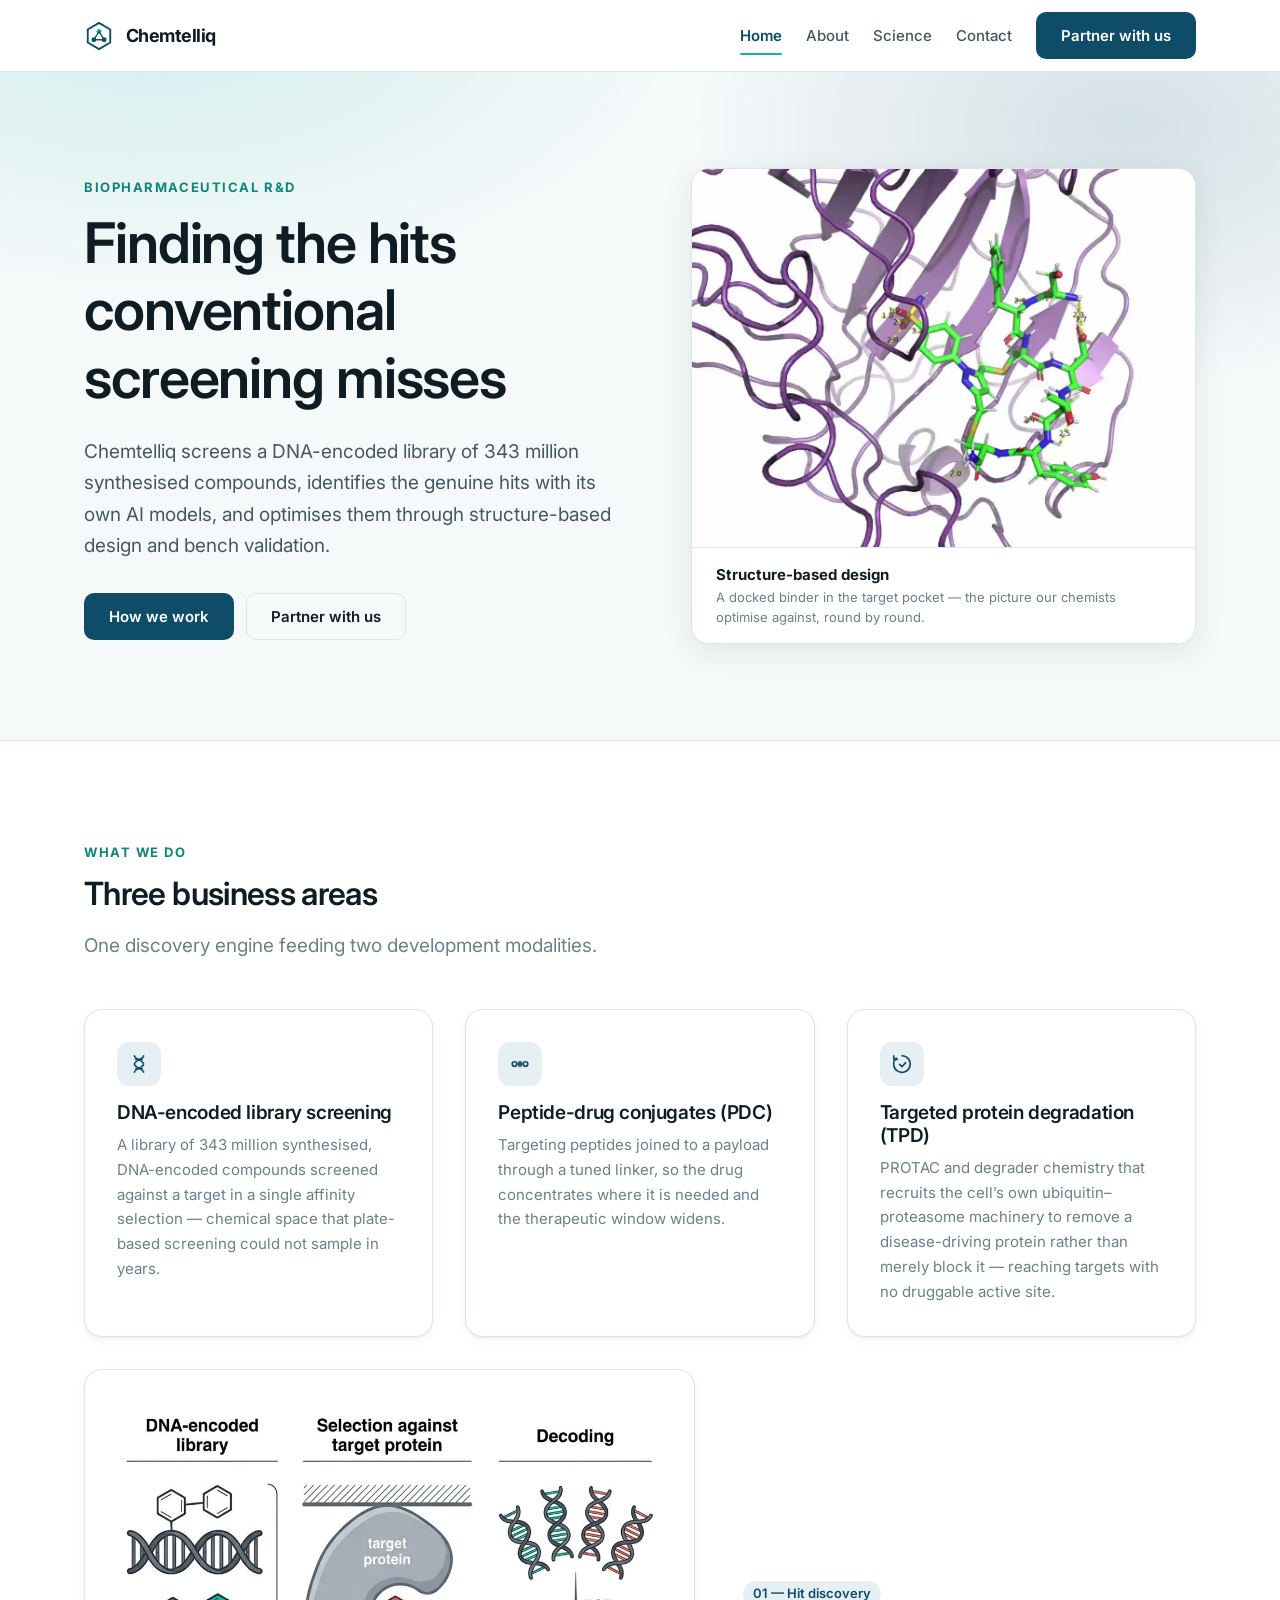
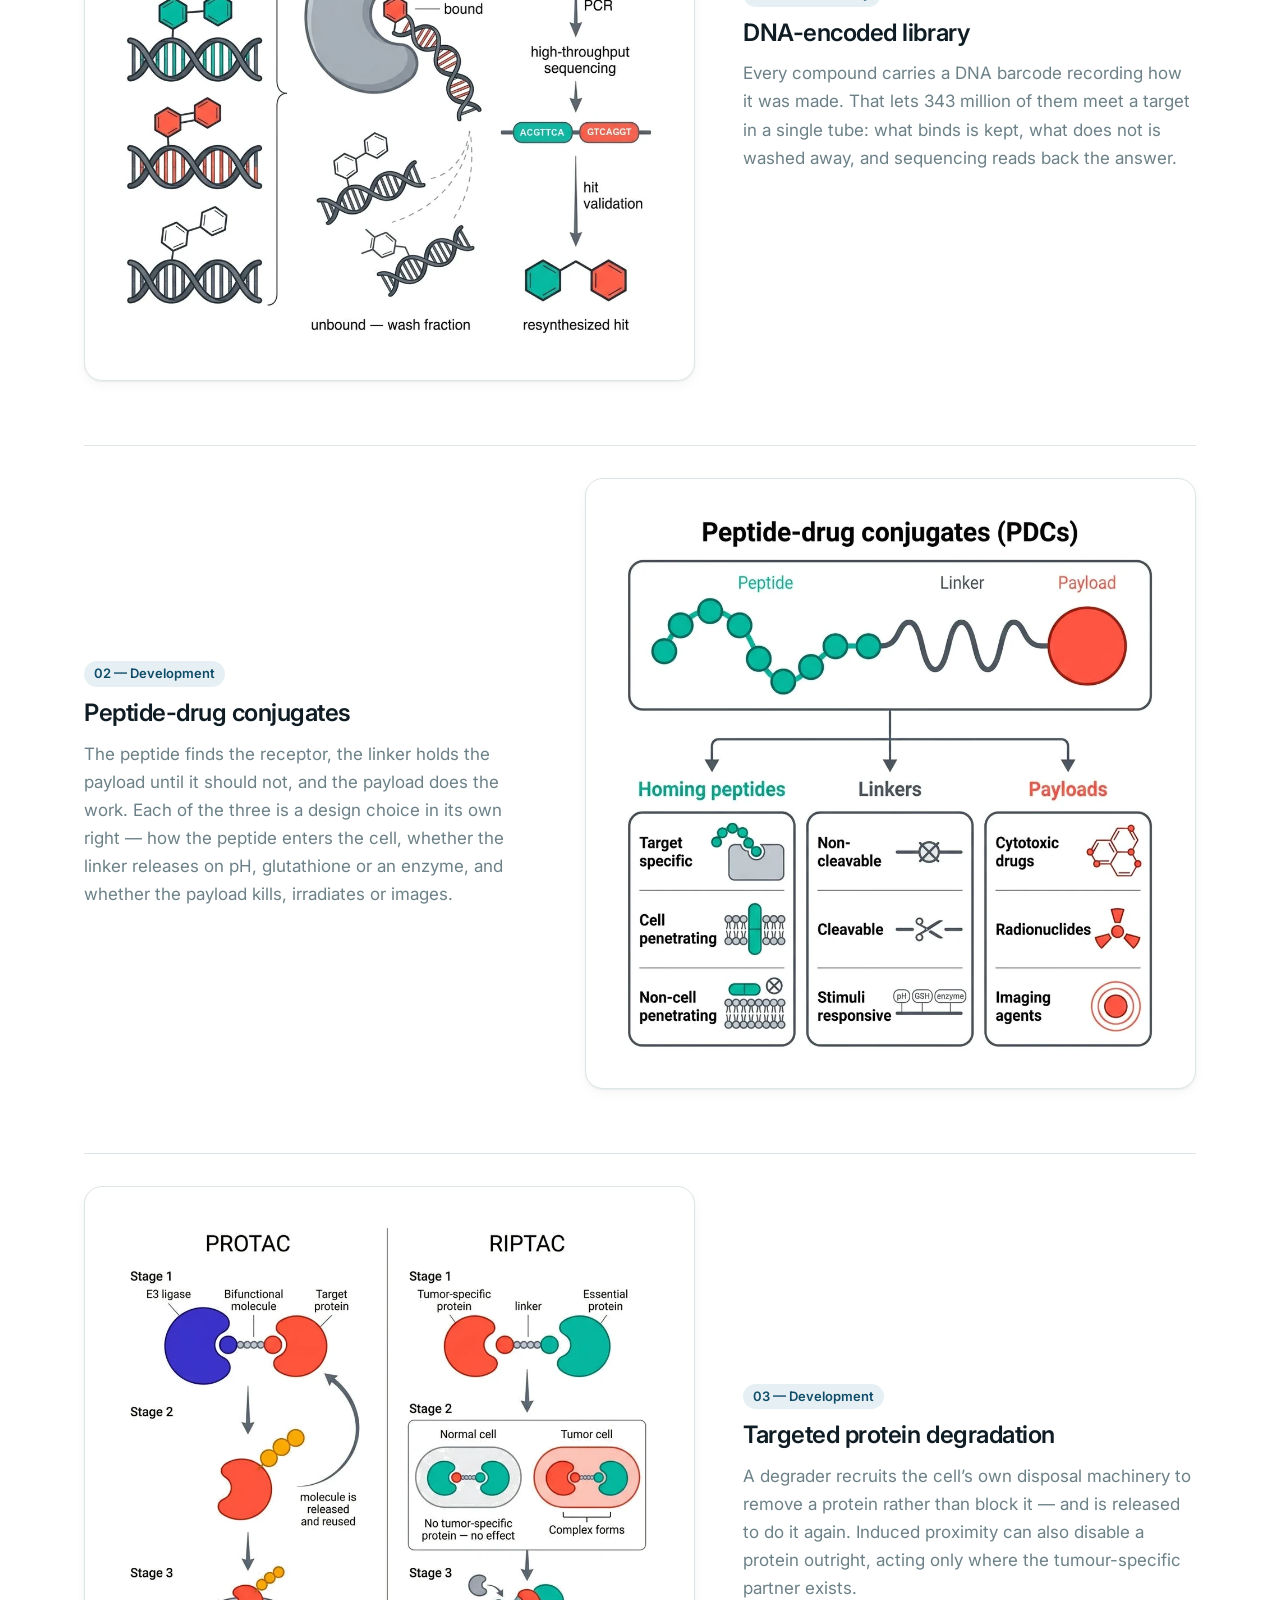
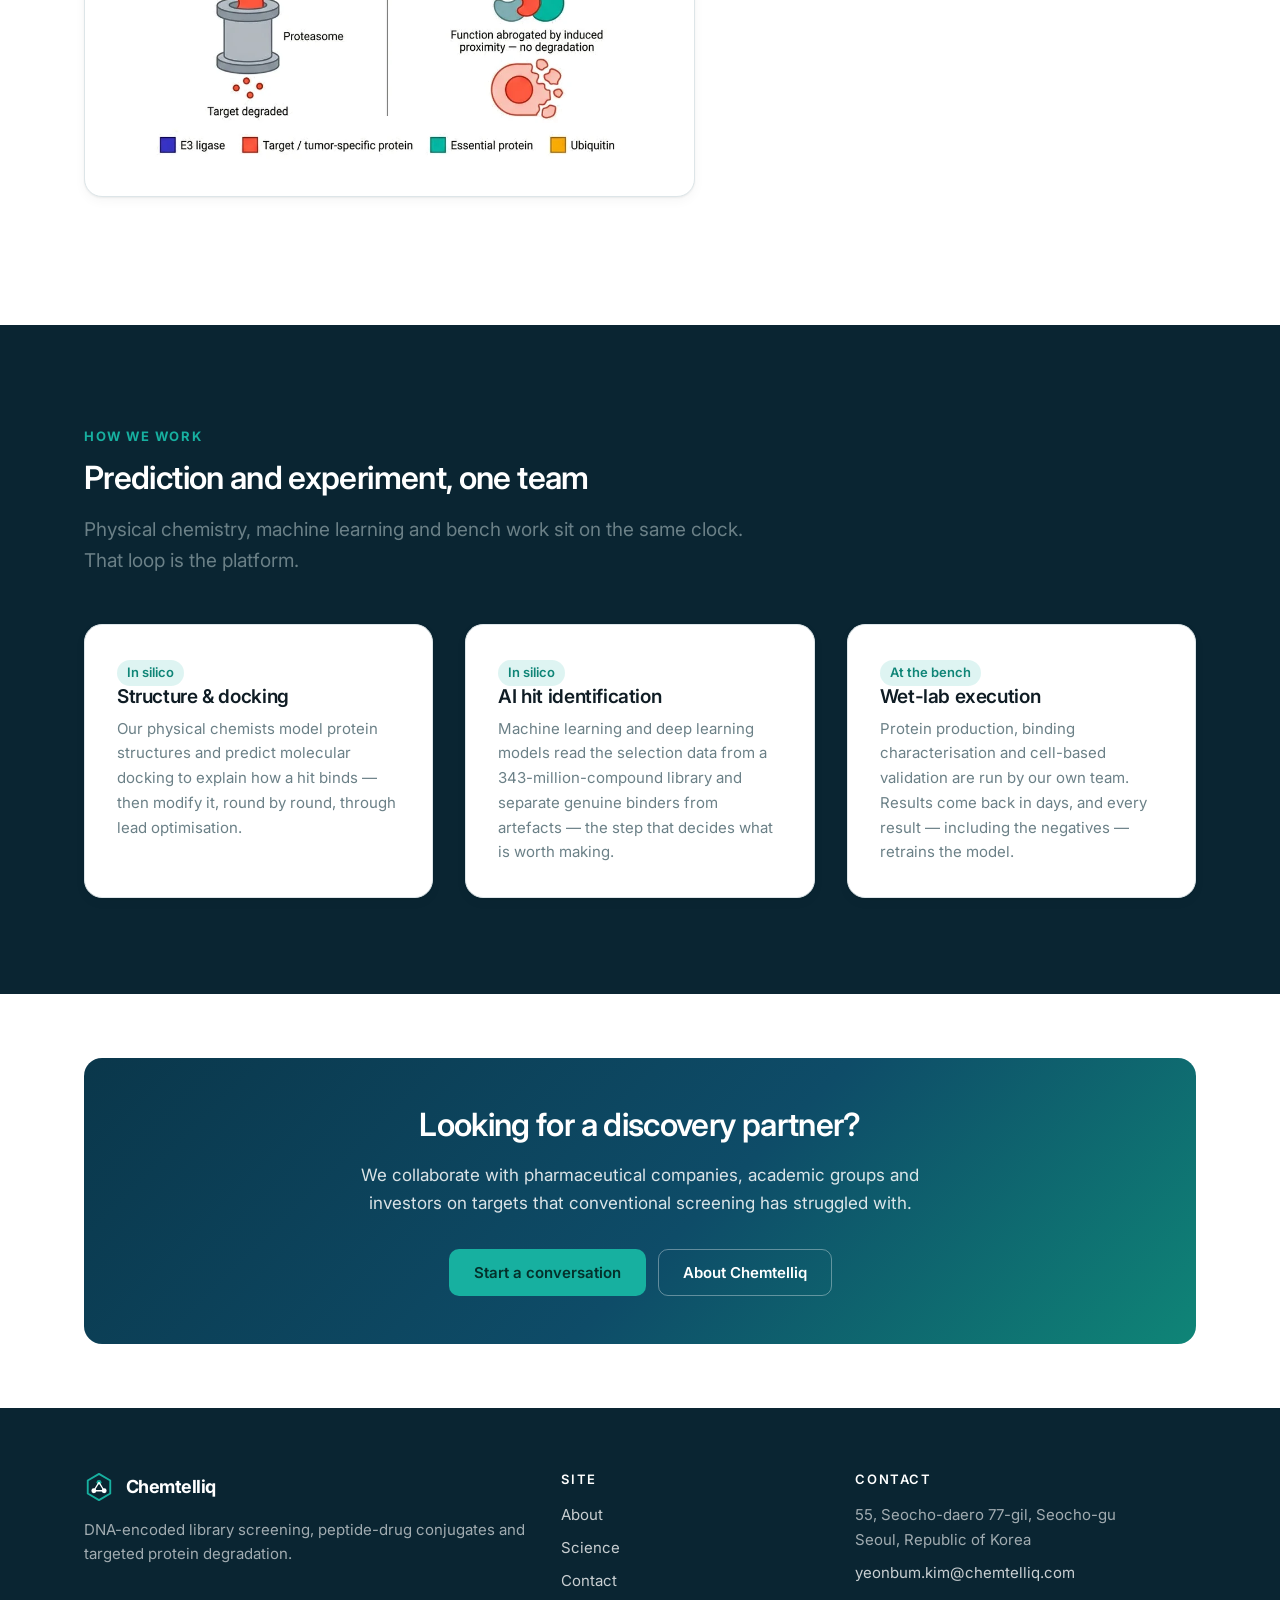
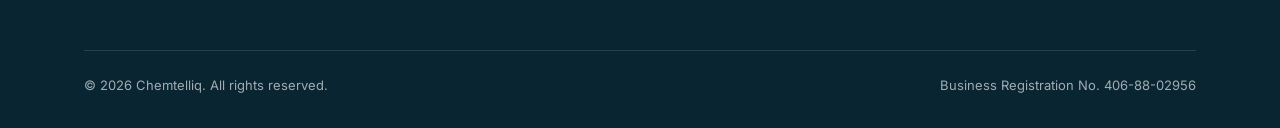
<file: index.html>
<!doctype html>
<html lang="en">
<head>
<meta charset="utf-8">
<meta name="viewport" content="width=device-width, initial-scale=1">
<title>Chemtelliq — DNA-encoded library screening and targeted therapeutics</title>
<meta name="description" content="Chemtelliq is a biopharmaceutical R&amp;D company in Seoul discovering hits through DNA-encoded library screening and developing peptide-drug conjugates and targeted protein degraders.">
<link rel="canonical" href="https://www.chemtelliq.com/">
<meta property="og:title" content="Chemtelliq — DNA-encoded library screening and targeted therapeutics">
<meta property="og:description" content="Chemtelliq is a biopharmaceutical R&amp;D company in Seoul discovering hits through DNA-encoded library screening and developing peptide-drug conjugates and targeted protein degraders.">
<meta property="og:type" content="website">
<meta property="og:url" content="https://www.chemtelliq.com/">
<link rel="icon" href="/assets/img/favicon.svg" type="image/svg+xml">
<link rel="preconnect" href="https://fonts.googleapis.com">
<link rel="preconnect" href="https://fonts.gstatic.com" crossorigin>
<link href="https://fonts.googleapis.com/css2?family=Inter:wght@400;500;600;700&display=swap" rel="stylesheet">
<link rel="stylesheet" href="/assets/css/main.css">
</head>
<body>
<a class="skip-link" href="#main">Skip to content</a>

<!-- ===== Header ===== -->
<header class="site-header">
  <div class="container">
    <a class="brand" href="/">
      <svg class="brand__mark" viewBox="0 0 32 32" aria-hidden="true">
        <path d="M16 2 28 9v14L16 30 4 23V9z" fill="none" stroke="#0e4c68" stroke-width="2" stroke-linejoin="round"/>
        <circle cx="16" cy="11" r="2.6" fill="#17b0a0"/>
        <circle cx="10.5" cy="20" r="2.6" fill="#0e4c68"/>
        <circle cx="21.5" cy="20" r="2.6" fill="#0e4c68"/>
        <path d="M16 11 10.5 20M16 11l5.5 9M10.5 20h11" stroke="#0e4c68" stroke-width="1.4"/>
      </svg>
      Chemtelliq
    </a>

    <button class="nav-toggle" data-nav-toggle type="button" aria-expanded="false" aria-controls="site-nav" aria-label="Toggle navigation">
      <span class="nav-toggle__bars"></span>
    </button>

    <nav class="nav" id="site-nav" data-nav aria-label="Main">
      <ul class="nav__list">
        <li><a class="nav__link" href="/" aria-current="page">Home</a></li>
        <li><a class="nav__link" href="/about/">About</a></li>
        <li><a class="nav__link" href="/science/">Science</a></li>
        <li><a class="nav__link" href="/contact/">Contact</a></li>
      </ul>
      <a class="btn btn--primary" href="/contact/">Partner with us</a>
    </nav>
  </div>
</header>

<main id="main">

  <!-- ===== Hero ===== -->
  <section class="hero">
    <div class="container hero__inner">
      <div>
        <span class="eyebrow">Biopharmaceutical R&amp;D</span>
        <!-- TODO (2-1): headline is a DRAFT - please confirm or rewrite -->
        <h1>Finding the hits conventional screening misses</h1>
        <!-- TODO (2-2): lead paragraph is a DRAFT -->
        <p class="hero__lead">
          Chemtelliq screens a DNA-encoded library of 343 million synthesised compounds,
          identifies the genuine hits with its own AI models, and optimises them through
          structure-based design and bench validation.
        </p>
        <div class="btn-row">
          <a class="btn btn--primary" href="/science/">How we work</a>
          <a class="btn btn--ghost" href="/contact/">Partner with us</a>
        </div>
      </div>

      <figure class="media-figure" data-reveal>
        <video
          poster="/assets/video/docking-1-poster.jpg"
          src="/assets/video/docking-1.mp4"
          autoplay muted loop playsinline preload="metadata"
          aria-label="A ligand bound in the pocket of a target protein, rotating slowly.
                      The protein backbone is drawn as a purple ribbon and the ligand as
                      green sticks, with predicted hydrogen-bond distances labelled."></video>
        <button class="media-toggle" type="button" data-media-toggle
                aria-pressed="false" aria-label="Pause animation">
          <svg class="icon-pause" viewBox="0 0 12 14" fill="currentColor" aria-hidden="true"><rect x="0" y="0" width="4" height="14" rx="1"/><rect x="8" y="0" width="4" height="14" rx="1"/></svg>
          <svg class="icon-play" viewBox="0 0 12 14" fill="currentColor" aria-hidden="true"><path d="M0 1.2v11.6a1 1 0 0 0 1.5.87l9.6-5.8a1 1 0 0 0 0-1.74L1.5.33A1 1 0 0 0 0 1.2z"/></svg>
        </button>
        <figcaption>
          <strong>Structure-based design</strong>
          A docked binder in the target pocket &mdash; the picture our chemists optimise
          against, round by round.
        </figcaption>
      </figure>
    </div>
  </section>

  <!-- ===== Capabilities ===== -->
  <section class="section">
    <div class="container">
      <div class="section-head" data-reveal>
        <span class="eyebrow">What we do</span>
        <h2>Three business areas</h2>
        <p>One discovery engine feeding two development modalities.</p>
      </div>

      <div class="grid grid--3">
        <article class="card card--link" data-reveal>
          <span class="card__icon" aria-hidden="true">
            <svg width="22" height="22" viewBox="0 0 24 24" fill="none" stroke="currentColor" stroke-width="1.8" stroke-linecap="round" stroke-linejoin="round">
              <path d="M7 3c0 4 10 5 10 9s-10 5-10 9"/><path d="M17 3c0 4-10 5-10 9s10 5 10 9"/><path d="M8.5 7h7M8.5 17h7"/>
            </svg>
          </span>
          <h3>DNA-encoded library screening</h3>
          <p>A library of 343 million synthesised, DNA-encoded compounds screened against a target in a single affinity selection &mdash; chemical space that plate-based screening could not sample in years.</p>
        </article>
        <article class="card card--link" data-reveal>
          <span class="card__icon" aria-hidden="true">
            <svg width="22" height="22" viewBox="0 0 24 24" fill="none" stroke="currentColor" stroke-width="1.8" stroke-linecap="round" stroke-linejoin="round">
              <circle cx="6" cy="12" r="2.5"/><circle cx="18" cy="12" r="2.5"/><path d="M8.5 12h7"/><path d="M11 9.5v5M13 9.5v5"/>
            </svg>
          </span>
          <h3>Peptide-drug conjugates (PDC)</h3>
          <p>Targeting peptides joined to a payload through a tuned linker, so the drug concentrates where it is needed and the therapeutic window widens.</p>
        </article>
        <article class="card card--link" data-reveal>
          <span class="card__icon" aria-hidden="true">
            <svg width="22" height="22" viewBox="0 0 24 24" fill="none" stroke="currentColor" stroke-width="1.8" stroke-linecap="round" stroke-linejoin="round">
              <path d="M12 3a9 9 0 1 1-6.4 2.6"/><path d="M3 3v4h4"/><path d="M9.5 12.5 12 15l4-4.5"/>
            </svg>
          </span>
          <h3>Targeted protein degradation (TPD)</h3>
          <p>PROTAC and degrader chemistry that recruits the cell&rsquo;s own ubiquitin&ndash;proteasome machinery to remove a disease-driving protein rather than merely block it &mdash; reaching targets with no druggable active site.</p>
        </article>
      </div>

      <div class="explainer mt-8">

        <figure class="explainer__row" data-reveal>
          <div class="explainer__media">
            <img src="/assets/img/del-workflow.webp" width="1000" height="1000" loading="lazy" decoding="async"
                 alt="Three stages side by side. DNA-encoded library: small molecules
                      each attached to a DNA double helix that encodes their structure.
                      Selection against target protein: the library is washed over an
                      immobilised target; one compound stays bound while the rest leave
                      in the wash fraction. Decoding: the bound compounds' DNA tags are
                      amplified by PCR, read by high-throughput sequencing, and the hit
                      is resynthesised without its tag for validation.">
          </div>
          <figcaption class="explainer__body">
            <span class="tag">01 &mdash; Hit discovery</span>
            <h3>DNA-encoded library</h3>
            <p>Every compound carries a DNA barcode recording how it was made. That lets
               343 million of them meet a target in a single tube: what binds is kept,
               what does not is washed away, and sequencing reads back the answer.</p>
          </figcaption>
        </figure>

        <figure class="explainer__row explainer__row--flip" data-reveal>
          <div class="explainer__media">
            <img src="/assets/img/pdc-structure.webp" width="1000" height="1000" loading="lazy" decoding="async"
                 alt="A peptide-drug conjugate broken into three parts: a chain of linked
                      beads labelled Peptide, a coiled Linker, and a filled circle
                      labelled Payload. Below, each part is expanded. Homing peptides:
                      target specific, cell penetrating, non-cell penetrating. Linkers:
                      non-cleavable, cleavable, stimuli responsive to pH, GSH or enzymes.
                      Payloads: cytotoxic drugs, radionuclides, imaging agents.">
          </div>
          <figcaption class="explainer__body">
            <span class="tag">02 &mdash; Development</span>
            <h3>Peptide-drug conjugates</h3>
            <p>The peptide finds the receptor, the linker holds the payload until it
               should not, and the payload does the work. Each of the three is a design
               choice in its own right &mdash; how the peptide enters the cell, whether
               the linker releases on pH, glutathione or an enzyme, and whether the
               payload kills, irradiates or images.</p>
          </figcaption>
        </figure>

        <figure class="explainer__row" data-reveal>
          <div class="explainer__media">
            <img src="/assets/img/tpd-protac-riptac.webp" width="1000" height="1000" loading="lazy" decoding="async"
                 alt="Two approaches side by side. PROTAC: a bifunctional molecule brings
                      an E3 ligase and the target protein together, the target is
                      ubiquitinated and destroyed by the proteasome, and the molecule is
                      released and reused. RIPTAC: a linker holds a tumour-specific
                      protein against an essential protein; in a normal cell the
                      tumour-specific protein is absent so nothing happens, while in a
                      tumour cell the complex forms and the essential protein's function
                      is abrogated by induced proximity, without degradation.">
          </div>
          <figcaption class="explainer__body">
            <span class="tag">03 &mdash; Development</span>
            <h3>Targeted protein degradation</h3>
            <p>A degrader recruits the cell&rsquo;s own disposal machinery to remove a
               protein rather than block it &mdash; and is released to do it again.
               Induced proximity can also disable a protein outright, acting only where
               the tumour-specific partner exists.</p>
          </figcaption>
        </figure>

      </div>
    </div>
  </section>

  <!-- ===== How we work: in silico + at the bench ===== -->
  <section class="section section--dark">
    <div class="container">
      <div class="section-head" data-reveal>
        <span class="eyebrow">How we work</span>
        <h2>Prediction and experiment, one team</h2>
        <p>Physical chemistry, machine learning and bench work sit on the same clock.
           That loop is the platform.</p>
      </div>

      <div class="grid grid--3">
        <article class="card" data-reveal>
          <span class="tag tag--accent">In silico</span>
          <h3>Structure &amp; docking</h3>
          <p>Our physical chemists model protein structures and predict molecular
             docking to explain how a hit binds &mdash; then modify it, round by round,
             through lead optimisation.</p>
        </article>

        <article class="card" data-reveal>
          <span class="tag tag--accent">In silico</span>
          <h3>AI hit identification</h3>
          <p>Machine learning and deep learning models read the selection data from a
             343-million-compound library and separate genuine binders from artefacts
             &mdash; the step that decides what is worth making.</p>
        </article>

        <article class="card" data-reveal>
          <span class="tag tag--accent">At the bench</span>
          <h3>Wet-lab execution</h3>
          <p>Protein production, binding characterisation and cell-based validation are
             run by our own team. Results come back in days, and every result &mdash;
             including the negatives &mdash; retrains the model.</p>
        </article>
      </div>
    </div>
  </section>

  <!-- ===== Key figures (REMOVED) =====
       The 343M / 2 / 2024 band was taken out at the client's request.
       Original markup is archived in README.md under "Archived sections". -->

  <!-- ===== Pipeline (REMOVED) =====
       The whole pipeline block - stage chart, note and "View as table" - was taken
       out of the home page along with pipeline.html. Original markup is archived in
       README.md under "Archived sections". -->

  <!-- ===== CTA ===== -->
  <section class="section section--tight">
    <div class="container">
      <div class="cta" data-reveal>
        <h2>Looking for a discovery partner?</h2>
        <p>We collaborate with pharmaceutical companies, academic groups and investors
           on targets that conventional screening has struggled with.</p>
        <div class="btn-row">
          <a class="btn btn--accent" href="/contact/">Start a conversation</a>
          <a class="btn btn--on-dark" href="/about/">About Chemtelliq</a>
        </div>
      </div>
    </div>
  </section>



</main>

<!-- ===== Footer ===== -->
<footer class="site-footer">
  <div class="container">
    <div class="footer__grid">
      <div class="footer__brand">
        <a class="brand" href="/">
          <svg class="brand__mark" viewBox="0 0 32 32" aria-hidden="true">
            <path d="M16 2 28 9v14L16 30 4 23V9z" fill="none" stroke="#17b0a0" stroke-width="2" stroke-linejoin="round"/>
            <circle cx="16" cy="11" r="2.6" fill="#17b0a0"/>
            <circle cx="10.5" cy="20" r="2.6" fill="#ffffff"/>
            <circle cx="21.5" cy="20" r="2.6" fill="#ffffff"/>
            <path d="M16 11 10.5 20M16 11l5.5 9M10.5 20h11" stroke="#ffffff" stroke-width="1.4"/>
          </svg>
          Chemtelliq
        </a>
        <p>DNA-encoded library screening, peptide-drug conjugates and targeted protein degradation.</p>
      </div>

      <div>
        <h4>Site</h4>
        <ul class="footer__list">
          <li><a href="/about/">About</a></li>
          <li><a href="/science/">Science</a></li>
          <li><a href="/contact/">Contact</a></li>
        </ul>
      </div>

      <div>
        <h4>Contact</h4>
        <ul class="footer__list">
          <!-- TODO: building name / floor / unit still missing from the address -->
          <li>55, Seocho-daero 77-gil, Seocho-gu<br>Seoul, Republic of Korea</li>
          <li><a href="mailto:yeonbum.kim@chemtelliq.com">yeonbum.kim@chemtelliq.com</a></li>
        </ul>
      </div>
    </div>

    <div class="footer__bottom">
      <!-- TODO: confirm the registered English company name (Inc. / Co., Ltd.) and
           whether the representative director's name should be listed here -->
      <span>&copy; <span data-year>2026</span> Chemtelliq. All rights reserved.</span>
      <span>Business Registration No. 406-88-02956</span>
    </div>
  </div>
</footer>

<script src="/assets/js/main.js" defer></script>
</body>
</html>
</file>
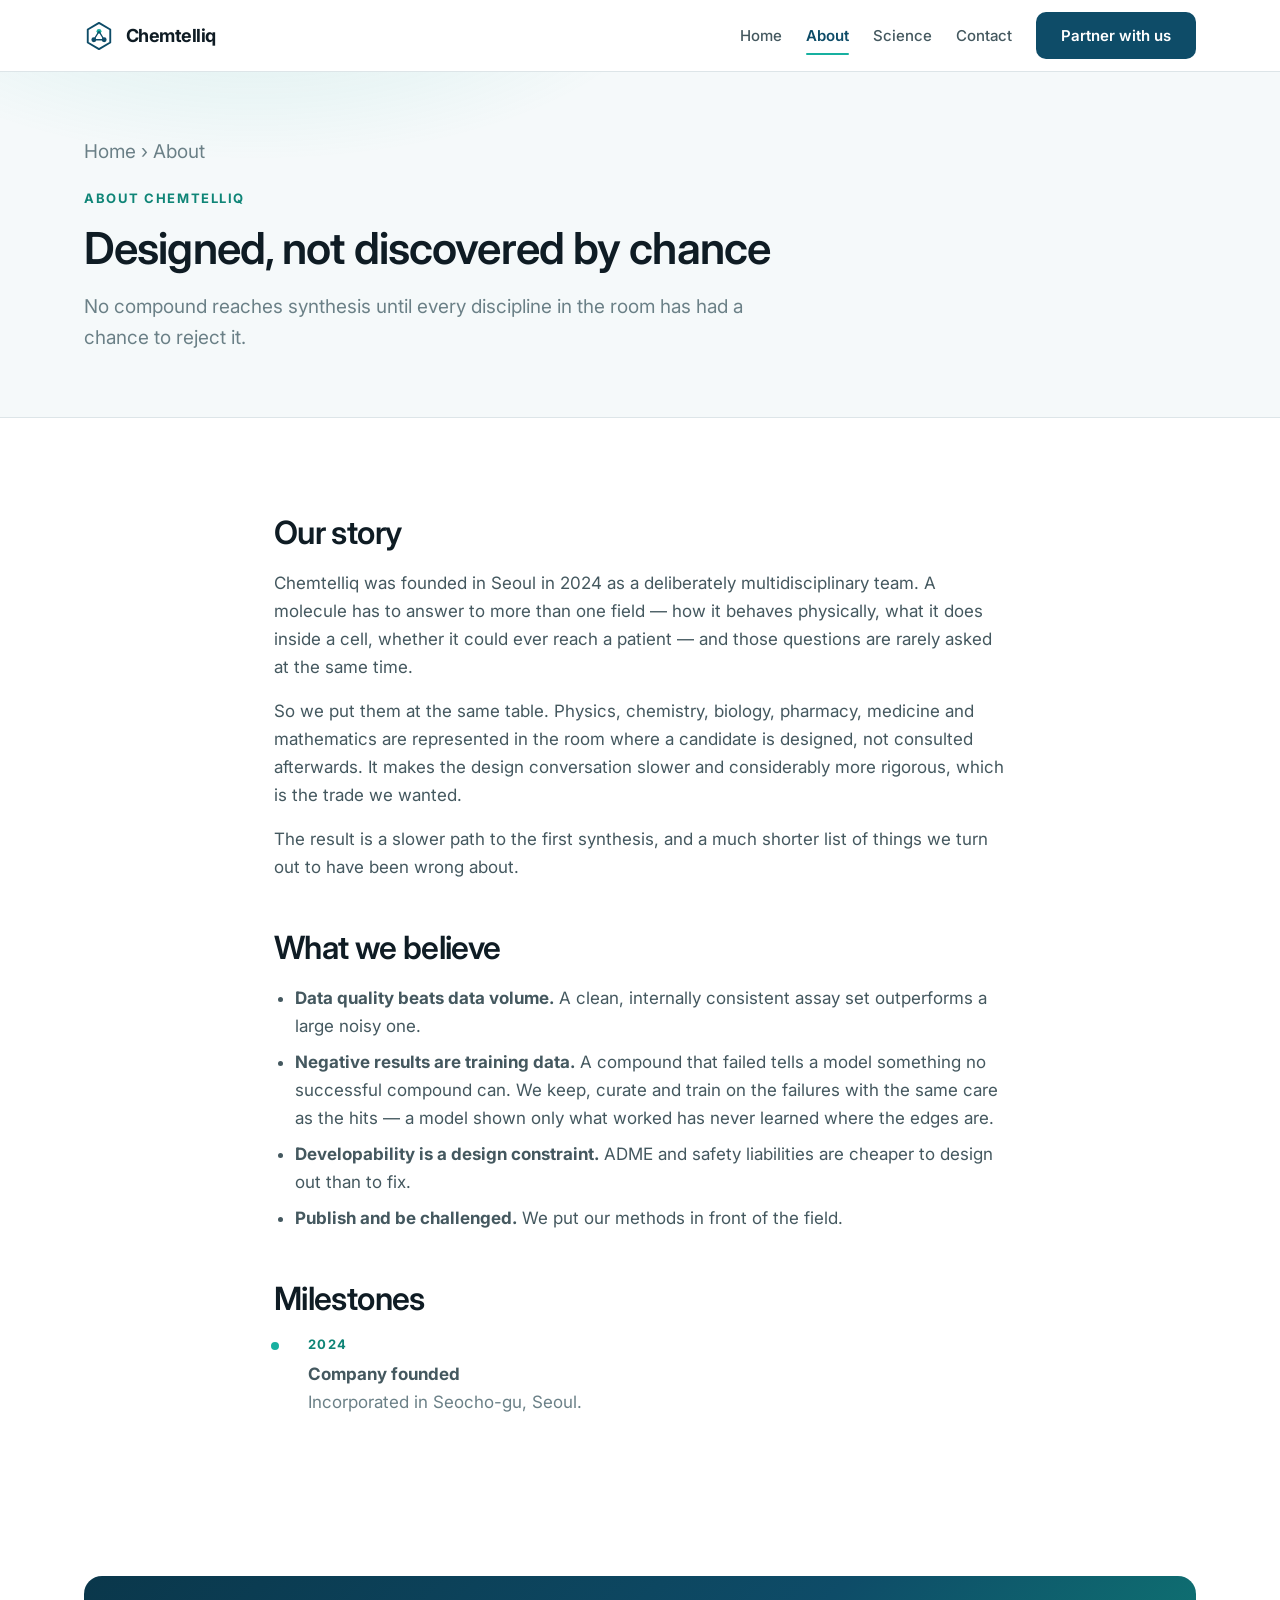
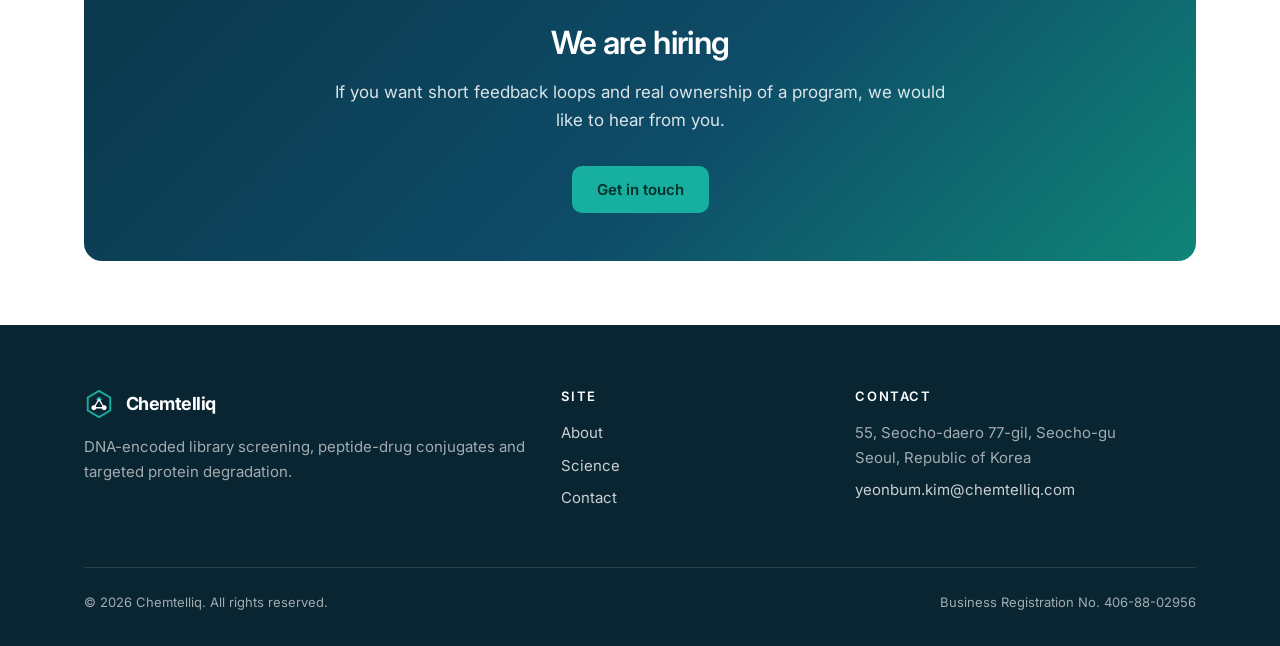
<file: about/index.html>
<!doctype html>
<html lang="en">
<head>
<meta charset="utf-8">
<meta name="viewport" content="width=device-width, initial-scale=1">
<title>About — Chemtelliq</title>
<meta name="description" content="Chemtelliq is a biopharmaceutical R&amp;D company founded in 2024 in Seoul, combining DNA-encoded library screening, AI modelling and in-house wet-lab execution.">
<link rel="canonical" href="https://www.chemtelliq.com/about/">
<meta property="og:title" content="About — Chemtelliq">
<meta property="og:description" content="Chemtelliq is a biopharmaceutical R&amp;D company founded in 2024 in Seoul, combining DNA-encoded library screening, AI modelling and in-house wet-lab execution.">
<meta property="og:type" content="website">
<meta property="og:url" content="https://www.chemtelliq.com/about/">
<link rel="icon" href="/assets/img/favicon.svg" type="image/svg+xml">
<link rel="preconnect" href="https://fonts.googleapis.com">
<link rel="preconnect" href="https://fonts.gstatic.com" crossorigin>
<link href="https://fonts.googleapis.com/css2?family=Inter:wght@400;500;600;700&display=swap" rel="stylesheet">
<link rel="stylesheet" href="/assets/css/main.css">
</head>
<body>
<a class="skip-link" href="#main">Skip to content</a>

<!-- ===== Header ===== -->
<header class="site-header">
  <div class="container">
    <a class="brand" href="/">
      <svg class="brand__mark" viewBox="0 0 32 32" aria-hidden="true">
        <path d="M16 2 28 9v14L16 30 4 23V9z" fill="none" stroke="#0e4c68" stroke-width="2" stroke-linejoin="round"/>
        <circle cx="16" cy="11" r="2.6" fill="#17b0a0"/>
        <circle cx="10.5" cy="20" r="2.6" fill="#0e4c68"/>
        <circle cx="21.5" cy="20" r="2.6" fill="#0e4c68"/>
        <path d="M16 11 10.5 20M16 11l5.5 9M10.5 20h11" stroke="#0e4c68" stroke-width="1.4"/>
      </svg>
      Chemtelliq
    </a>

    <button class="nav-toggle" data-nav-toggle type="button" aria-expanded="false" aria-controls="site-nav" aria-label="Toggle navigation">
      <span class="nav-toggle__bars"></span>
    </button>

    <nav class="nav" id="site-nav" data-nav aria-label="Main">
      <ul class="nav__list">
        <li><a class="nav__link" href="/">Home</a></li>
        <li><a class="nav__link" href="/about/" aria-current="page">About</a></li>
        <li><a class="nav__link" href="/science/">Science</a></li>
        <li><a class="nav__link" href="/contact/">Contact</a></li>
      </ul>
      <a class="btn btn--primary" href="/contact/">Partner with us</a>
    </nav>
  </div>
</header>

<main id="main">

  <!-- ===== Page head ===== -->
  <section class="page-head">
    <div class="container">
      <p class="breadcrumb"><a href="/">Home</a> &rsaquo; About</p>
      <span class="eyebrow">About Chemtelliq</span>
      <h1>Designed, not discovered by chance</h1>
      <p>No compound reaches synthesis until every discipline in the room has had
         a chance to reject it.</p>
    </div>
  </section>

  <!-- ===== Story ===== -->
  <section class="section">
    <div class="container container--narrow prose">
      <!-- TODO: replace the whole narrative below with approved copy -->
      <h2>Our story</h2>
      <!-- TODO (3-1): DRAFT. Written from the note that the founding team spans
           physics, chemistry, biology, pharmacy, medicine and mathematics.
           The disciplines are described rather than listed, as requested. -->
      <p>
        Chemtelliq was founded in Seoul in 2024 as a deliberately multidisciplinary
        team. A molecule has to answer to more than one field &mdash; how it behaves
        physically, what it does inside a cell, whether it could ever reach a patient
        &mdash; and those questions are rarely asked at the same time.
      </p>
      <p>
        So we put them at the same table. Physics, chemistry, biology, pharmacy,
        medicine and mathematics are represented in the room where a candidate is
        designed, not consulted afterwards. It makes the design conversation slower
        and considerably more rigorous, which is the trade we wanted.
      </p>
      <p>
        The result is a slower path to the first synthesis, and a much shorter list
        of things we turn out to have been wrong about.
      </p>

      <h2>What we believe</h2>
      <ul>
        <li><strong>Data quality beats data volume.</strong> A clean, internally
            consistent assay set outperforms a large noisy one.</li>
        <li><strong>Negative results are training data.</strong> A compound that failed
            tells a model something no successful compound can. We keep, curate and
            train on the failures with the same care as the hits &mdash; a model shown
            only what worked has never learned where the edges are.</li>
        <li><strong>Developability is a design constraint.</strong> ADME and safety
            liabilities are cheaper to design out than to fix.</li>
        <li><strong>Publish and be challenged.</strong> We put our methods in front of
            the field.</li>
      </ul>

      <h2>Milestones</h2>
      <!-- TODO: milestones beyond incorporation still needed (3-3 in the intake sheet).
           Everything except "2024 - company founded" was invented and has been removed. -->
      <ul class="timeline">
        <li>
          <span class="timeline__year">2024</span>
          <strong>Company founded</strong>
          <p class="muted">Incorporated in Seocho-gu, Seoul.</p>
        </li>
      </ul>
    </div>
  </section>

  <!-- ===== Leadership (REMOVED) =====
       Taken out at the client's request - introducing CEO / CTO and the rest is
       premature at this stage. The original markup is archived in README.md under
       "Archived sections"; intake item 4 covers what would be needed to bring it back. -->

  <!-- ===== CTA ===== -->
  <section class="section section--tight">
    <div class="container">
      <div class="cta" data-reveal>
        <h2>We are hiring</h2>
        <p>If you want short feedback loops and real ownership of a program,
           we would like to hear from you.</p>
        <div class="btn-row">
          <a class="btn btn--accent" href="/contact/">Get in touch</a>
        </div>
      </div>
    </div>
  </section>

</main>

<!-- ===== Footer ===== -->
<footer class="site-footer">
  <div class="container">
    <div class="footer__grid">
      <div class="footer__brand">
        <a class="brand" href="/">
          <svg class="brand__mark" viewBox="0 0 32 32" aria-hidden="true">
            <path d="M16 2 28 9v14L16 30 4 23V9z" fill="none" stroke="#17b0a0" stroke-width="2" stroke-linejoin="round"/>
            <circle cx="16" cy="11" r="2.6" fill="#17b0a0"/>
            <circle cx="10.5" cy="20" r="2.6" fill="#ffffff"/>
            <circle cx="21.5" cy="20" r="2.6" fill="#ffffff"/>
            <path d="M16 11 10.5 20M16 11l5.5 9M10.5 20h11" stroke="#ffffff" stroke-width="1.4"/>
          </svg>
          Chemtelliq
        </a>
        <p>DNA-encoded library screening, peptide-drug conjugates and targeted protein degradation.</p>
      </div>

      <div>
        <h4>Site</h4>
        <ul class="footer__list">
          <li><a href="/about/">About</a></li>
          <li><a href="/science/">Science</a></li>
          <li><a href="/contact/">Contact</a></li>
        </ul>
      </div>

      <div>
        <h4>Contact</h4>
        <ul class="footer__list">
          <!-- TODO: building name / floor / unit still missing from the address -->
          <li>55, Seocho-daero 77-gil, Seocho-gu<br>Seoul, Republic of Korea</li>
          <li><a href="mailto:yeonbum.kim@chemtelliq.com">yeonbum.kim@chemtelliq.com</a></li>
        </ul>
      </div>
    </div>

    <div class="footer__bottom">
      <!-- TODO: confirm the registered English company name (Inc. / Co., Ltd.) and
           whether the representative director's name should be listed here -->
      <span>&copy; <span data-year>2026</span> Chemtelliq. All rights reserved.</span>
      <span>Business Registration No. 406-88-02956</span>
    </div>
  </div>
</footer>

<script src="/assets/js/main.js" defer></script>
</body>
</html>
</file>
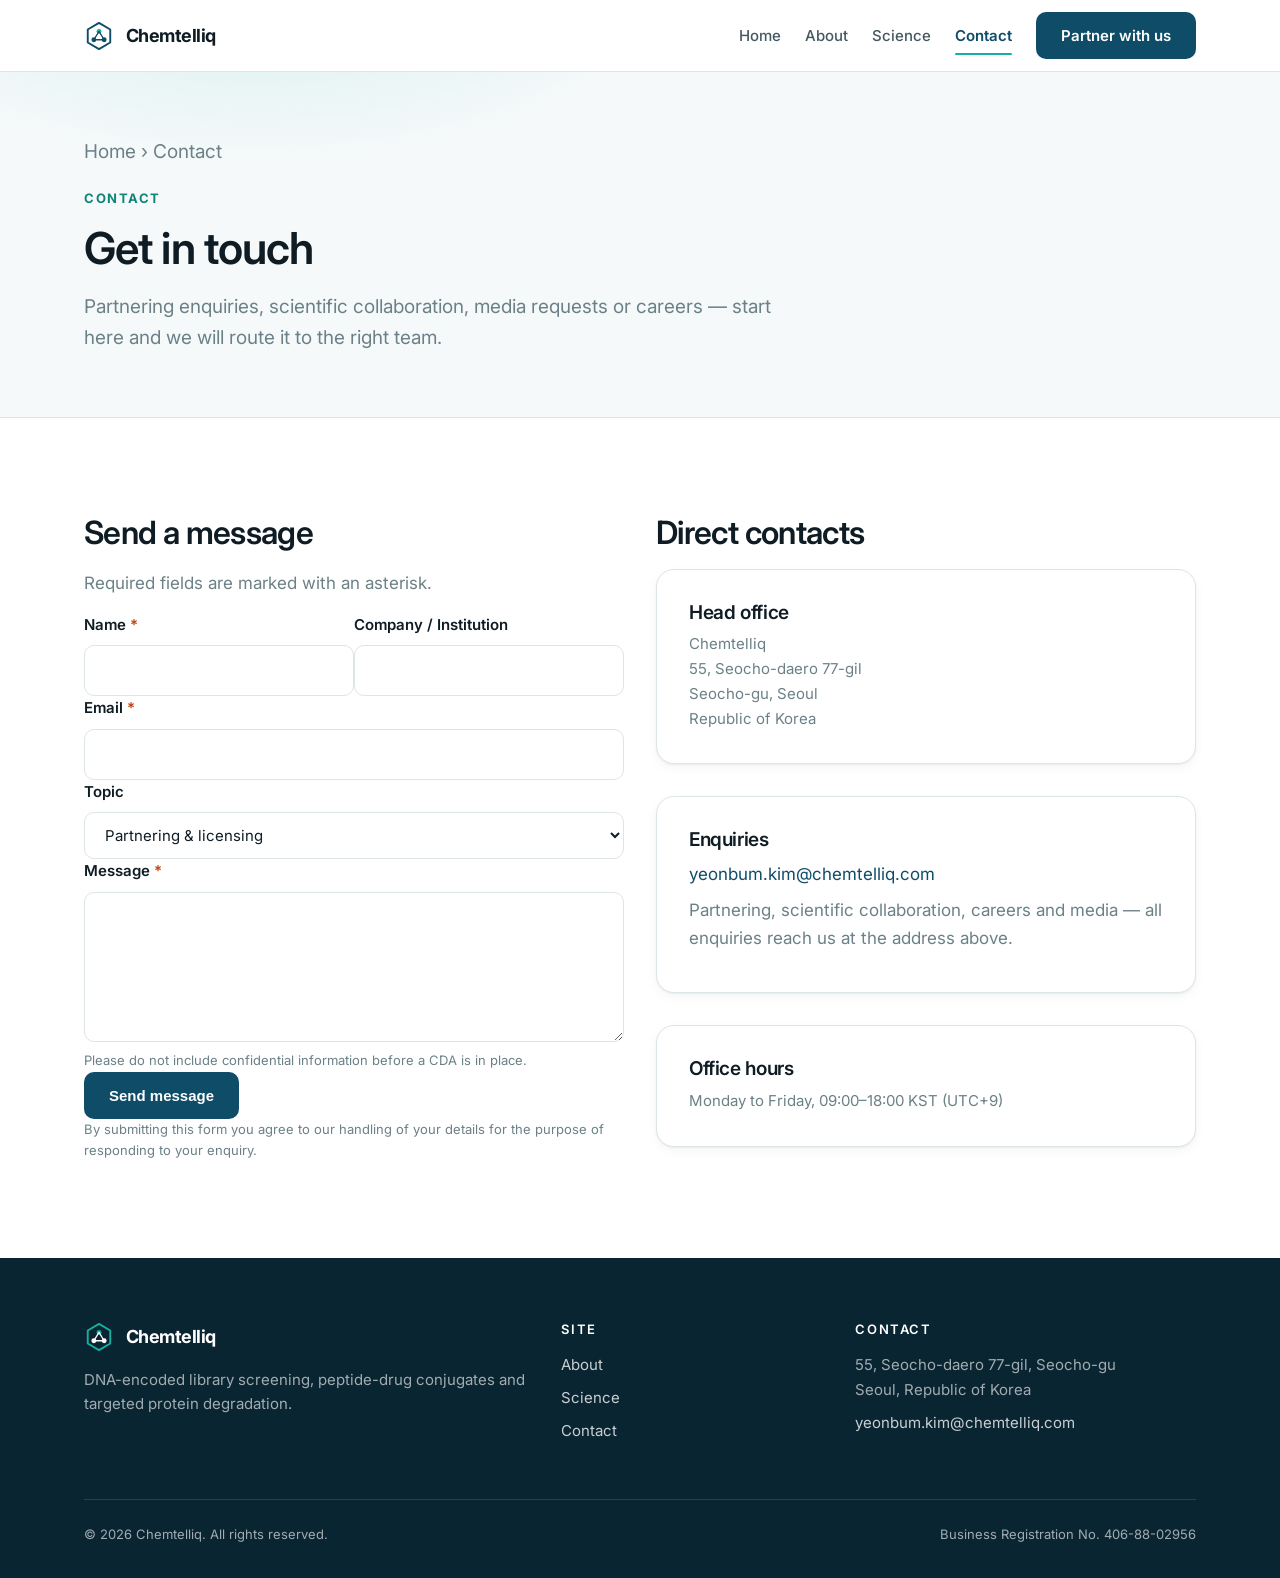
<file: contact/index.html>
<!doctype html>
<html lang="en">
<head>
<meta charset="utf-8">
<meta name="viewport" content="width=device-width, initial-scale=1">
<title>Contact — Chemtelliq</title>
<meta name="description" content="Contact Chemtelliq for partnering, scientific collaboration, careers or media enquiries.">
<link rel="canonical" href="https://www.chemtelliq.com/contact/">
<meta property="og:title" content="Contact — Chemtelliq">
<meta property="og:description" content="Contact Chemtelliq for partnering, scientific collaboration, careers or media enquiries.">
<meta property="og:type" content="website">
<meta property="og:url" content="https://www.chemtelliq.com/contact/">
<link rel="icon" href="/assets/img/favicon.svg" type="image/svg+xml">
<link rel="preconnect" href="https://fonts.googleapis.com">
<link rel="preconnect" href="https://fonts.gstatic.com" crossorigin>
<link href="https://fonts.googleapis.com/css2?family=Inter:wght@400;500;600;700&display=swap" rel="stylesheet">
<link rel="stylesheet" href="/assets/css/main.css">
</head>
<body>
<a class="skip-link" href="#main">Skip to content</a>

<!-- ===== Header ===== -->
<header class="site-header">
  <div class="container">
    <a class="brand" href="/">
      <svg class="brand__mark" viewBox="0 0 32 32" aria-hidden="true">
        <path d="M16 2 28 9v14L16 30 4 23V9z" fill="none" stroke="#0e4c68" stroke-width="2" stroke-linejoin="round"/>
        <circle cx="16" cy="11" r="2.6" fill="#17b0a0"/>
        <circle cx="10.5" cy="20" r="2.6" fill="#0e4c68"/>
        <circle cx="21.5" cy="20" r="2.6" fill="#0e4c68"/>
        <path d="M16 11 10.5 20M16 11l5.5 9M10.5 20h11" stroke="#0e4c68" stroke-width="1.4"/>
      </svg>
      Chemtelliq
    </a>

    <button class="nav-toggle" data-nav-toggle type="button" aria-expanded="false" aria-controls="site-nav" aria-label="Toggle navigation">
      <span class="nav-toggle__bars"></span>
    </button>

    <nav class="nav" id="site-nav" data-nav aria-label="Main">
      <ul class="nav__list">
        <li><a class="nav__link" href="/">Home</a></li>
        <li><a class="nav__link" href="/about/">About</a></li>
        <li><a class="nav__link" href="/science/">Science</a></li>
        <li><a class="nav__link" href="/contact/" aria-current="page">Contact</a></li>
      </ul>
      <a class="btn btn--primary" href="/contact/">Partner with us</a>
    </nav>
  </div>
</header>

<main id="main">

  <section class="page-head">
    <div class="container">
      <p class="breadcrumb"><a href="/">Home</a> &rsaquo; Contact</p>
      <span class="eyebrow">Contact</span>
      <h1>Get in touch</h1>
      <p>Partnering enquiries, scientific collaboration, media requests or
         careers — start here and we will route it to the right team.</p>
    </div>
  </section>

  <section class="section">
    <div class="container">
      <div class="grid grid--2">

        <div data-reveal>
          <h2>Send a message</h2>
          <p class="muted">Required fields are marked with an asterisk.</p>

          <!-- Posts to the Make.com webhook set in assets/js/main.js (WEBHOOK_URL). -->
          <form class="form" data-contact-form novalidate>
            <div class="field--row">
              <div class="field">
                <label for="name">Name <span class="req" aria-hidden="true">*</span></label>
                <input type="text" id="name" name="name" autocomplete="name" required>
              </div>
              <div class="field">
                <label for="company">Company / Institution</label>
                <input type="text" id="company" name="company" autocomplete="organization">
              </div>
            </div>

            <div class="field">
              <label for="email">Email <span class="req" aria-hidden="true">*</span></label>
              <input type="email" id="email" name="email" autocomplete="email" required>
            </div>

            <div class="field">
              <label for="topic">Topic</label>
              <select id="topic" name="topic">
                <option value="partnering">Partnering &amp; licensing</option>
                <option value="science">Scientific collaboration</option>
                <option value="careers">Careers</option>
                <option value="media">Media</option>
                <option value="other">Other</option>
              </select>
            </div>

            <div class="field">
              <label for="message">Message <span class="req" aria-hidden="true">*</span></label>
              <textarea id="message" name="message" required></textarea>
              <span class="field__hint">Please do not include confidential information before a CDA is in place.</span>
            </div>

            <!-- Honeypot. Deliberately meaningless name and no label text: a field
                 called "website" was being auto-filled by mobile Chrome, which made
                 real enquiries look like bots. Bots still fill it; autofill does not. -->
            <div class="hp" aria-hidden="true">
              <input type="text" id="hp_ref" name="hp_ref" tabindex="-1"
                     autocomplete="off" inputmode="none">
            </div>

            <p class="form-status" data-form-status role="status" aria-live="polite"></p>

            <div class="btn-row">
              <button class="btn btn--primary" type="submit">Send message</button>
            </div>

            <p class="form-note">
              By submitting this form you agree to our handling of your details for
              the purpose of responding to your enquiry.
            </p>
          </form>
        </div>

        <div data-reveal>
          <h2>Direct contacts</h2>
          <!-- TODO: building name / floor / unit still missing -->
          <div class="card">
            <h3>Head office</h3>
            <p class="muted">
              Chemtelliq<br>
              55, Seocho-daero 77-gil<br>
              Seocho-gu, Seoul<br>
              Republic of Korea
            </p>
          </div>

          <div class="card mt-8">
            <h3>Enquiries</h3>
            <ul class="footer__list" style="color:var(--c-muted)">
              <li><a href="mailto:yeonbum.kim@chemtelliq.com">yeonbum.kim@chemtelliq.com</a></li>
              <li>Partnering, scientific collaboration, careers and media &mdash;
                  all enquiries reach us at the address above.</li>
            </ul>
          </div>

          <div class="card mt-8">
            <h3>Office hours</h3>
            <p class="muted">Monday to Friday, 09:00&ndash;18:00 KST (UTC+9)</p>
          </div>
        </div>

      </div>
    </div>
  </section>

</main>

<!-- ===== Footer ===== -->
<footer class="site-footer">
  <div class="container">
    <div class="footer__grid">
      <div class="footer__brand">
        <a class="brand" href="/">
          <svg class="brand__mark" viewBox="0 0 32 32" aria-hidden="true">
            <path d="M16 2 28 9v14L16 30 4 23V9z" fill="none" stroke="#17b0a0" stroke-width="2" stroke-linejoin="round"/>
            <circle cx="16" cy="11" r="2.6" fill="#17b0a0"/>
            <circle cx="10.5" cy="20" r="2.6" fill="#ffffff"/>
            <circle cx="21.5" cy="20" r="2.6" fill="#ffffff"/>
            <path d="M16 11 10.5 20M16 11l5.5 9M10.5 20h11" stroke="#ffffff" stroke-width="1.4"/>
          </svg>
          Chemtelliq
        </a>
        <p>DNA-encoded library screening, peptide-drug conjugates and targeted protein degradation.</p>
      </div>

      <div>
        <h4>Site</h4>
        <ul class="footer__list">
          <li><a href="/about/">About</a></li>
          <li><a href="/science/">Science</a></li>
          <li><a href="/contact/">Contact</a></li>
        </ul>
      </div>

      <div>
        <h4>Contact</h4>
        <ul class="footer__list">
          <!-- TODO: building name / floor / unit still missing from the address -->
          <li>55, Seocho-daero 77-gil, Seocho-gu<br>Seoul, Republic of Korea</li>
          <li><a href="mailto:yeonbum.kim@chemtelliq.com">yeonbum.kim@chemtelliq.com</a></li>
        </ul>
      </div>
    </div>

    <div class="footer__bottom">
      <!-- TODO: confirm the registered English company name (Inc. / Co., Ltd.) and
           whether the representative director's name should be listed here -->
      <span>&copy; <span data-year>2026</span> Chemtelliq. All rights reserved.</span>
      <span>Business Registration No. 406-88-02956</span>
    </div>
  </div>
</footer>

<script src="/assets/js/main.js?v=2" defer></script>
</body>
</html>
</file>
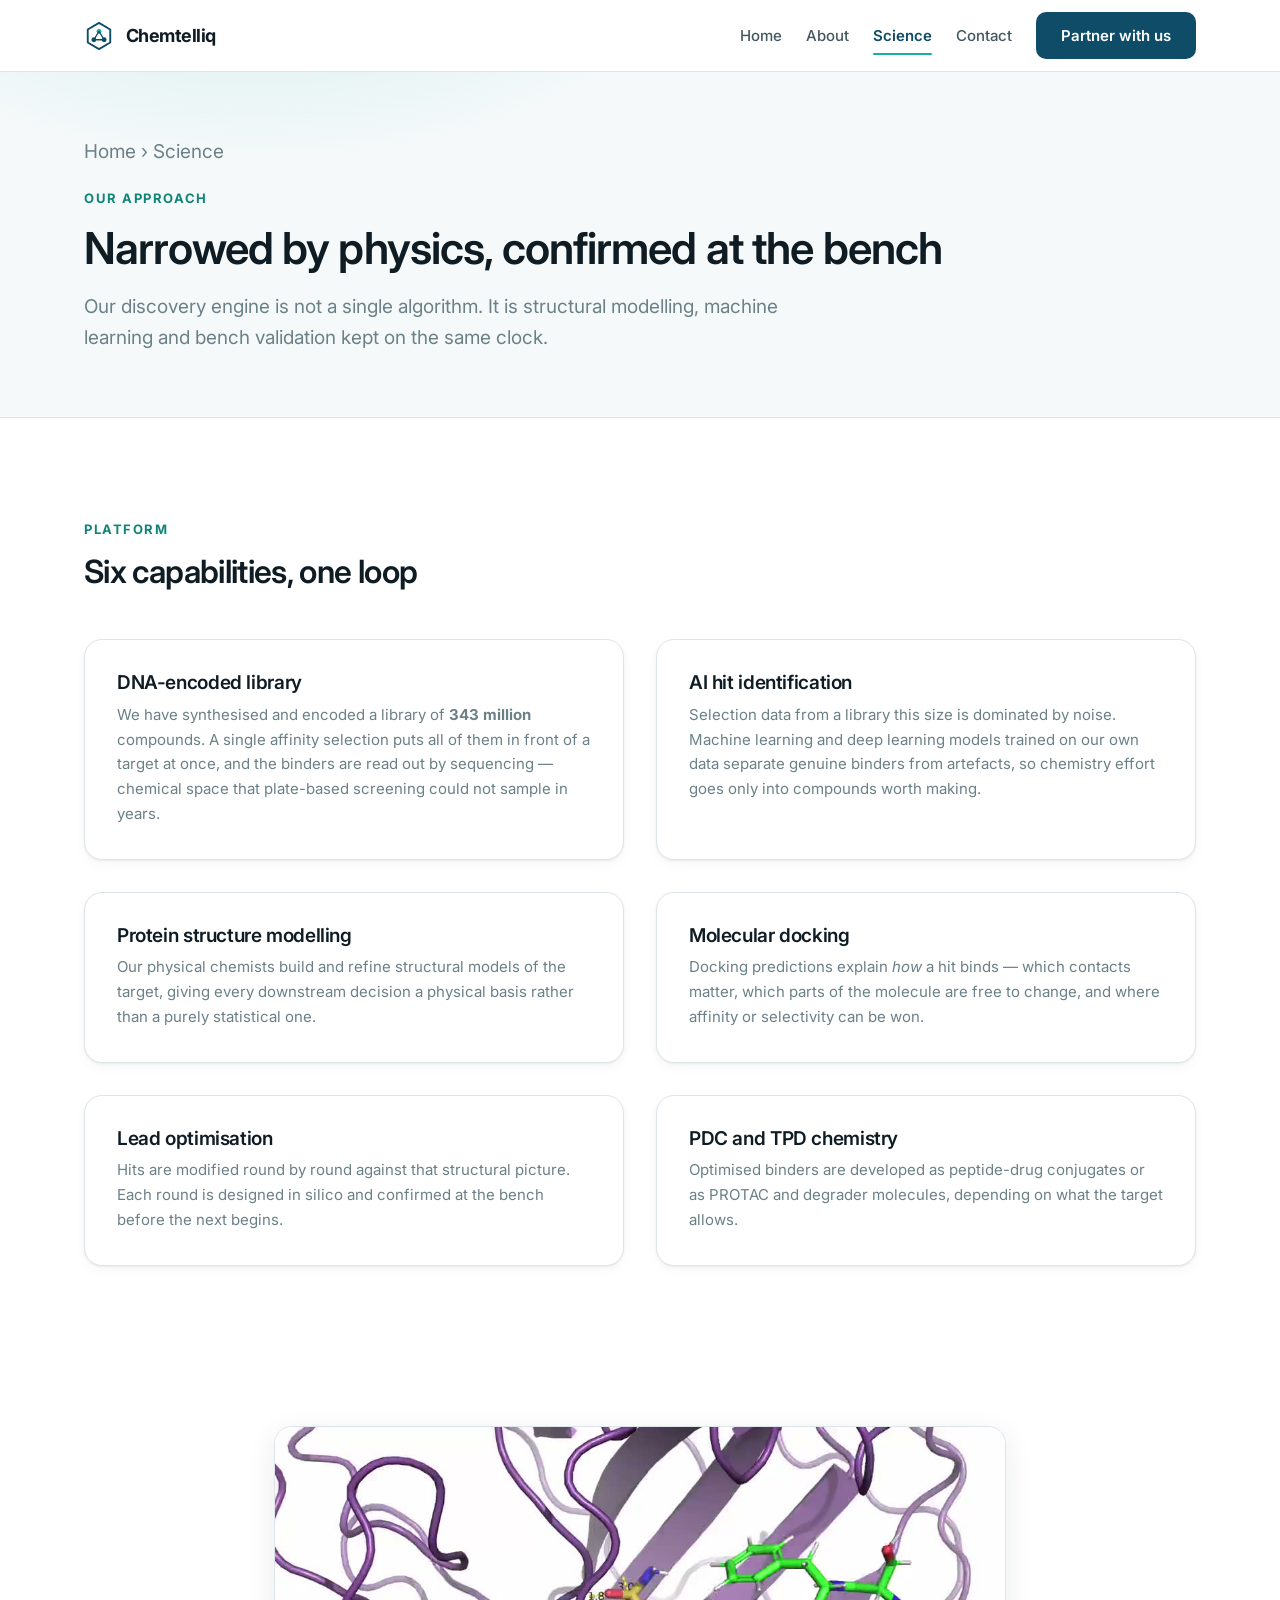
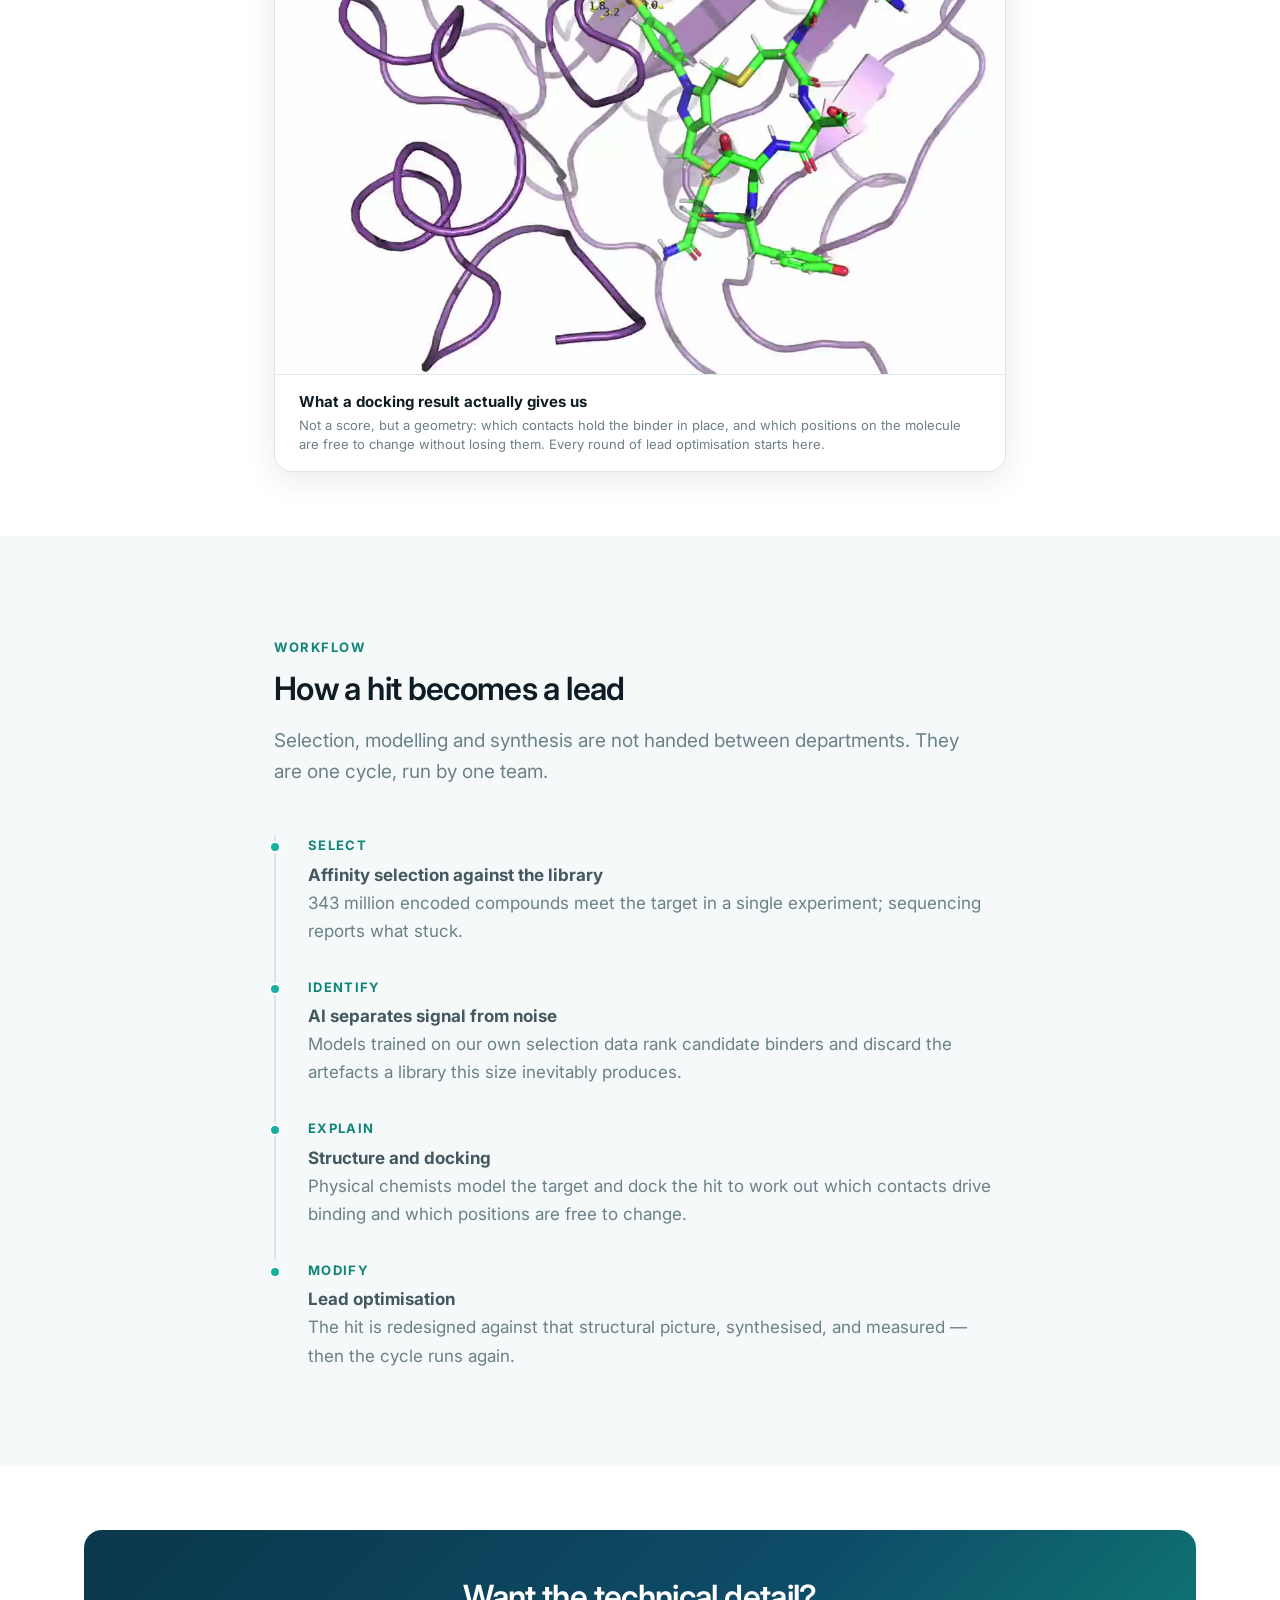
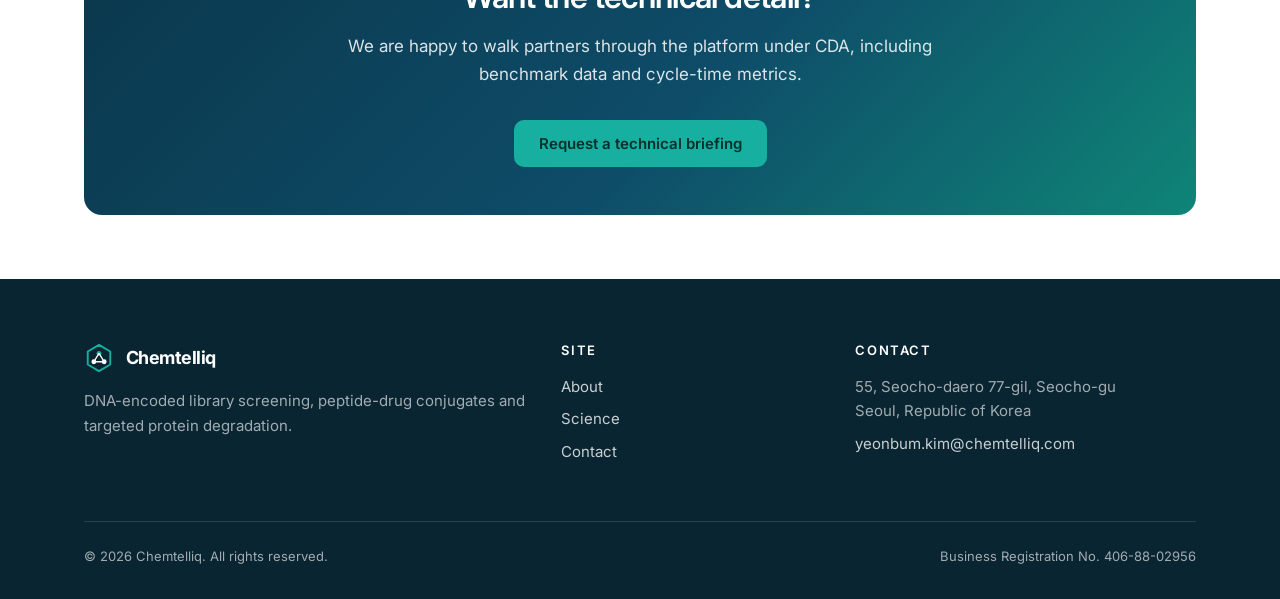
<file: science/index.html>
<!doctype html>
<html lang="en">
<head>
<meta charset="utf-8">
<meta name="viewport" content="width=device-width, initial-scale=1">
<title>Science — Chemtelliq</title>
<meta name="description" content="Our approach: DNA-encoded library screening, AI/ML-guided design, and in-house wet-lab validation so every prediction is tested at the bench.">
<link rel="canonical" href="https://www.chemtelliq.com/science/">
<meta property="og:title" content="Science — Chemtelliq">
<meta property="og:description" content="Our approach: DNA-encoded library screening, AI/ML-guided design, and in-house wet-lab validation so every prediction is tested at the bench.">
<meta property="og:type" content="website">
<meta property="og:url" content="https://www.chemtelliq.com/science/">
<link rel="icon" href="/assets/img/favicon.svg" type="image/svg+xml">
<link rel="preconnect" href="https://fonts.googleapis.com">
<link rel="preconnect" href="https://fonts.gstatic.com" crossorigin>
<link href="https://fonts.googleapis.com/css2?family=Inter:wght@400;500;600;700&display=swap" rel="stylesheet">
<link rel="stylesheet" href="/assets/css/main.css">
</head>
<body>
<a class="skip-link" href="#main">Skip to content</a>

<!-- ===== Header ===== -->
<header class="site-header">
  <div class="container">
    <a class="brand" href="/">
      <svg class="brand__mark" viewBox="0 0 32 32" aria-hidden="true">
        <path d="M16 2 28 9v14L16 30 4 23V9z" fill="none" stroke="#0e4c68" stroke-width="2" stroke-linejoin="round"/>
        <circle cx="16" cy="11" r="2.6" fill="#17b0a0"/>
        <circle cx="10.5" cy="20" r="2.6" fill="#0e4c68"/>
        <circle cx="21.5" cy="20" r="2.6" fill="#0e4c68"/>
        <path d="M16 11 10.5 20M16 11l5.5 9M10.5 20h11" stroke="#0e4c68" stroke-width="1.4"/>
      </svg>
      Chemtelliq
    </a>

    <button class="nav-toggle" data-nav-toggle type="button" aria-expanded="false" aria-controls="site-nav" aria-label="Toggle navigation">
      <span class="nav-toggle__bars"></span>
    </button>

    <nav class="nav" id="site-nav" data-nav aria-label="Main">
      <ul class="nav__list">
        <li><a class="nav__link" href="/">Home</a></li>
        <li><a class="nav__link" href="/about/">About</a></li>
        <li><a class="nav__link" href="/science/" aria-current="page">Science</a></li>
        <li><a class="nav__link" href="/contact/">Contact</a></li>
      </ul>
      <a class="btn btn--primary" href="/contact/">Partner with us</a>
    </nav>
  </div>
</header>

<main id="main">

  <section class="page-head">
    <div class="container">
      <p class="breadcrumb"><a href="/">Home</a> &rsaquo; Science</p>
      <span class="eyebrow">Our approach</span>
      <h1>Narrowed by physics, confirmed at the bench</h1>
      <p>Our discovery engine is not a single algorithm. It is structural modelling,
         machine learning and bench validation kept on the same clock.</p>
    </div>
  </section>

  <!-- ===== Platform pillars ===== -->
  <section class="section">
    <div class="container">
      <div class="section-head" data-reveal>
        <span class="eyebrow">Platform</span>
        <h2>Six capabilities, one loop</h2>
      </div>

      <div class="grid grid--2">
        <!-- TODO (5-3): drafts built from the intake sheet and follow-up notes.
             Please correct anything that overstates what we actually run. -->
        <article class="card" data-reveal>
          <h3>DNA-encoded library</h3>
          <p>We have synthesised and encoded a library of <strong>343 million</strong>
             compounds. A single affinity selection puts all of them in front of a
             target at once, and the binders are read out by sequencing &mdash; chemical
             space that plate-based screening could not sample in years.</p>
        </article>

        <article class="card" data-reveal>
          <h3>AI hit identification</h3>
          <p>Selection data from a library this size is dominated by noise. Machine
             learning and deep learning models trained on our own data separate genuine
             binders from artefacts, so chemistry effort goes only into compounds worth
             making.</p>
        </article>

        <article class="card" data-reveal>
          <h3>Protein structure modelling</h3>
          <p>Our physical chemists build and refine structural models of the target,
             giving every downstream decision a physical basis rather than a purely
             statistical one.</p>
        </article>

        <article class="card" data-reveal>
          <h3>Molecular docking</h3>
          <p>Docking predictions explain <em>how</em> a hit binds &mdash; which contacts
             matter, which parts of the molecule are free to change, and where affinity
             or selectivity can be won.</p>
        </article>

        <article class="card" data-reveal>
          <h3>Lead optimisation</h3>
          <p>Hits are modified round by round against that structural picture. Each round
             is designed in silico and confirmed at the bench before the next begins.</p>
        </article>

        <article class="card" data-reveal>
          <h3>PDC and TPD chemistry</h3>
          <p>Optimised binders are developed as peptide-drug conjugates or as PROTAC and
             degrader molecules, depending on what the target allows.</p>
        </article>
    </div>
  </section>

  <!-- ===== Docking visual ===== -->
  <section class="section section--tight">
    <div class="container container--narrow">
      <figure class="media-figure" data-reveal>
        <video
          poster="/assets/video/docking-2-poster.jpg"
          src="/assets/video/docking-2.mp4"
          autoplay muted loop playsinline preload="none"
          aria-label="A second ligand pose in the target pocket, rotating slowly. The
                      protein backbone is drawn as a purple ribbon and the ligand as
                      green sticks, with predicted contact distances labelled."></video>
        <button class="media-toggle" type="button" data-media-toggle
                aria-pressed="false" aria-label="Pause animation">
          <svg class="icon-pause" viewBox="0 0 12 14" fill="currentColor" aria-hidden="true"><rect x="0" y="0" width="4" height="14" rx="1"/><rect x="8" y="0" width="4" height="14" rx="1"/></svg>
          <svg class="icon-play" viewBox="0 0 12 14" fill="currentColor" aria-hidden="true"><path d="M0 1.2v11.6a1 1 0 0 0 1.5.87l9.6-5.8a1 1 0 0 0 0-1.74L1.5.33A1 1 0 0 0 0 1.2z"/></svg>
        </button>
        <figcaption>
          <strong>What a docking result actually gives us</strong>
          Not a score, but a geometry: which contacts hold the binder in place, and
          which positions on the molecule are free to change without losing them.
          Every round of lead optimisation starts here.
        </figcaption>
      </figure>
    </div>
  </section>

  <!-- ===== The loop ===== -->
  <section class="section section--alt">
    <div class="container container--narrow">
      <div class="section-head" data-reveal>
        <span class="eyebrow">Workflow</span>
        <h2>How a hit becomes a lead</h2>
        <!-- TODO: cycle-time claim removed - it was invented. Add a real figure
             here if there is one worth stating. -->
        <p>Selection, modelling and synthesis are not handed between departments.
           They are one cycle, run by one team.</p>
      </div>

      <ul class="timeline" data-reveal>
        <li>
          <span class="timeline__year">Select</span>
          <strong>Affinity selection against the library</strong>
          <p class="muted">343 million encoded compounds meet the target in a single
             experiment; sequencing reports what stuck.</p>
        </li>
        <li>
          <span class="timeline__year">Identify</span>
          <strong>AI separates signal from noise</strong>
          <p class="muted">Models trained on our own selection data rank candidate
             binders and discard the artefacts a library this size inevitably produces.</p>
        </li>
        <li>
          <span class="timeline__year">Explain</span>
          <strong>Structure and docking</strong>
          <p class="muted">Physical chemists model the target and dock the hit to work
             out which contacts drive binding and which positions are free to change.</p>
        </li>
        <li>
          <span class="timeline__year">Modify</span>
          <strong>Lead optimisation</strong>
          <p class="muted">The hit is redesigned against that structural picture,
             synthesised, and measured &mdash; then the cycle runs again.</p>
        </li>
      </ul>
    </div>
  </section>

  <!-- ===== Publications (REMOVED) =====
       Taken out at the client's request - there is no publication list to show yet.
       The original markup is archived in README.md under "Archived sections". -->

  <section class="section section--tight">
    <div class="container">
      <div class="cta" data-reveal>
        <h2>Want the technical detail?</h2>
        <p>We are happy to walk partners through the platform under CDA,
           including benchmark data and cycle-time metrics.</p>
        <div class="btn-row">
          <a class="btn btn--accent" href="/contact/">Request a technical briefing</a>
        </div>
      </div>
    </div>
  </section>

</main>

<!-- ===== Footer ===== -->
<footer class="site-footer">
  <div class="container">
    <div class="footer__grid">
      <div class="footer__brand">
        <a class="brand" href="/">
          <svg class="brand__mark" viewBox="0 0 32 32" aria-hidden="true">
            <path d="M16 2 28 9v14L16 30 4 23V9z" fill="none" stroke="#17b0a0" stroke-width="2" stroke-linejoin="round"/>
            <circle cx="16" cy="11" r="2.6" fill="#17b0a0"/>
            <circle cx="10.5" cy="20" r="2.6" fill="#ffffff"/>
            <circle cx="21.5" cy="20" r="2.6" fill="#ffffff"/>
            <path d="M16 11 10.5 20M16 11l5.5 9M10.5 20h11" stroke="#ffffff" stroke-width="1.4"/>
          </svg>
          Chemtelliq
        </a>
        <p>DNA-encoded library screening, peptide-drug conjugates and targeted protein degradation.</p>
      </div>

      <div>
        <h4>Site</h4>
        <ul class="footer__list">
          <li><a href="/about/">About</a></li>
          <li><a href="/science/">Science</a></li>
          <li><a href="/contact/">Contact</a></li>
        </ul>
      </div>

      <div>
        <h4>Contact</h4>
        <ul class="footer__list">
          <!-- TODO: building name / floor / unit still missing from the address -->
          <li>55, Seocho-daero 77-gil, Seocho-gu<br>Seoul, Republic of Korea</li>
          <li><a href="mailto:yeonbum.kim@chemtelliq.com">yeonbum.kim@chemtelliq.com</a></li>
        </ul>
      </div>
    </div>

    <div class="footer__bottom">
      <!-- TODO: confirm the registered English company name (Inc. / Co., Ltd.) and
           whether the representative director's name should be listed here -->
      <span>&copy; <span data-year>2026</span> Chemtelliq. All rights reserved.</span>
      <span>Business Registration No. 406-88-02956</span>
    </div>
  </div>
</footer>

<script src="/assets/js/main.js" defer></script>
</body>
</html>
</file>
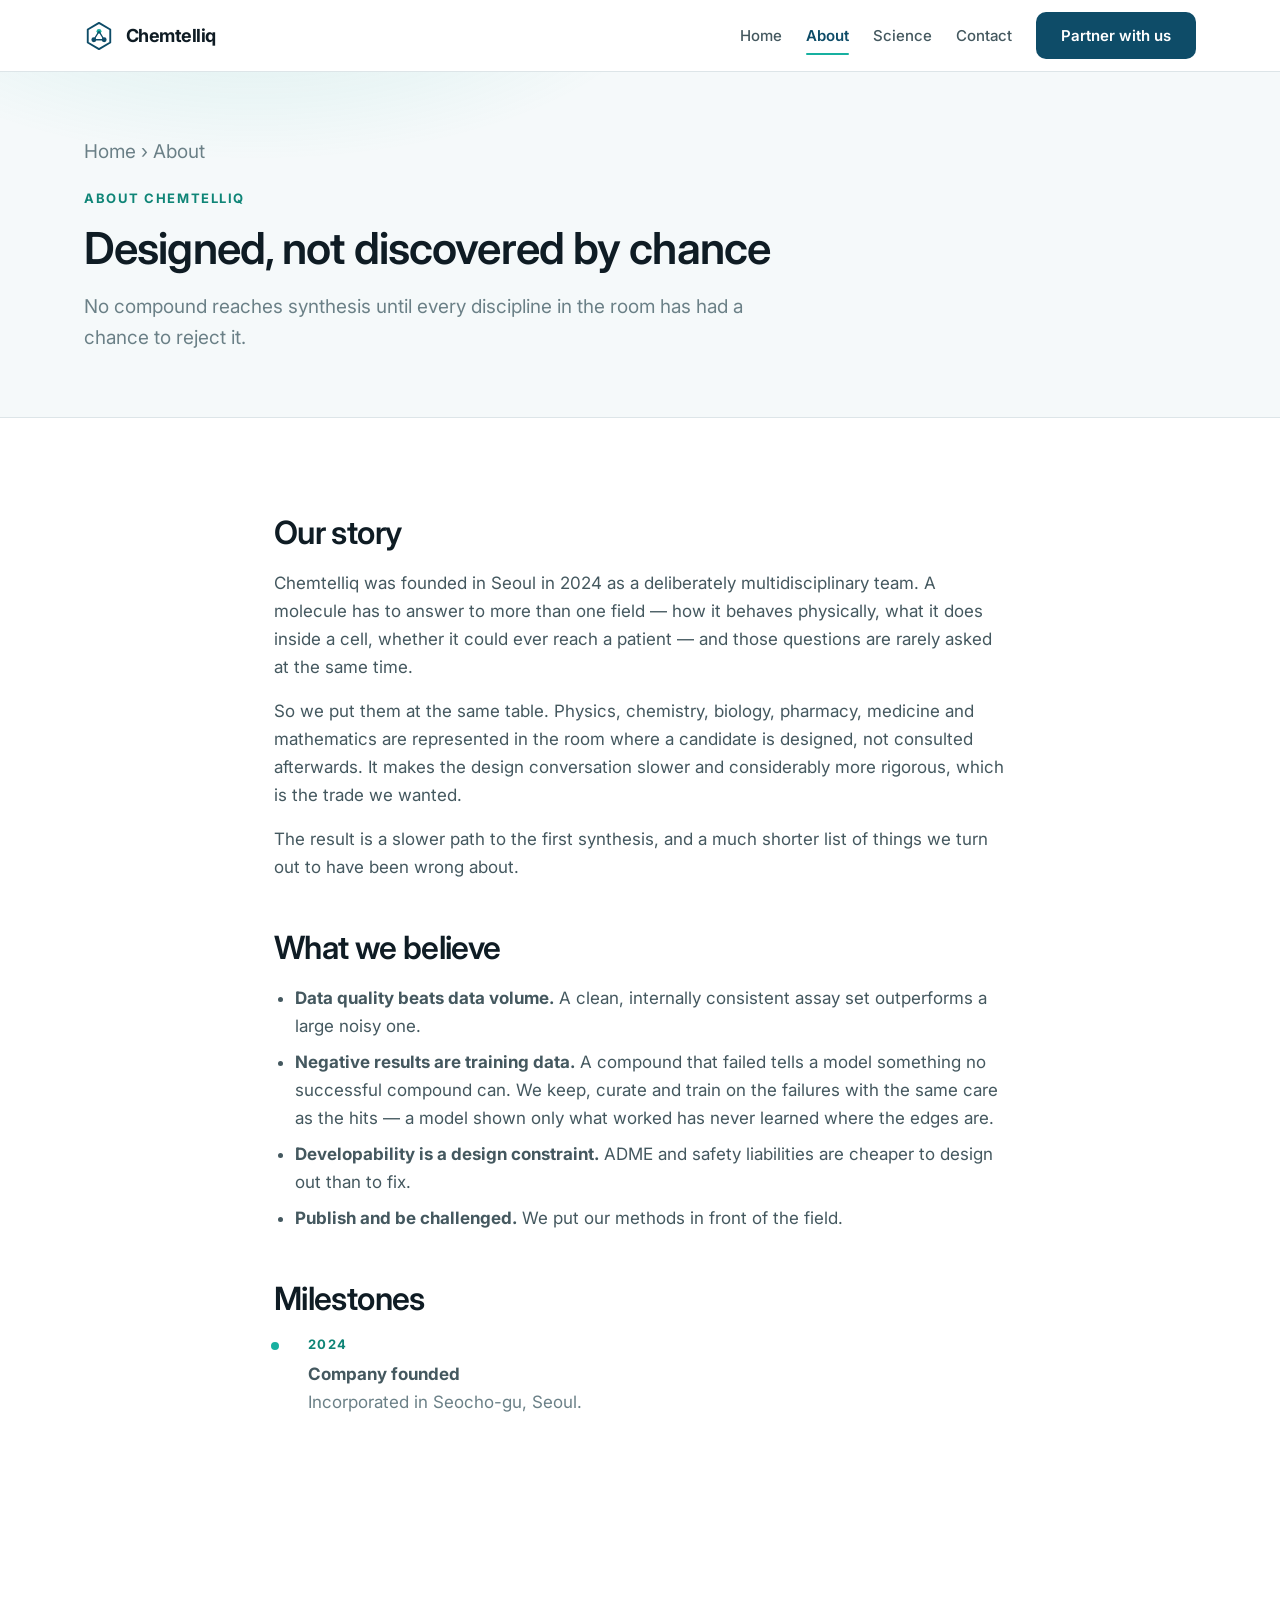
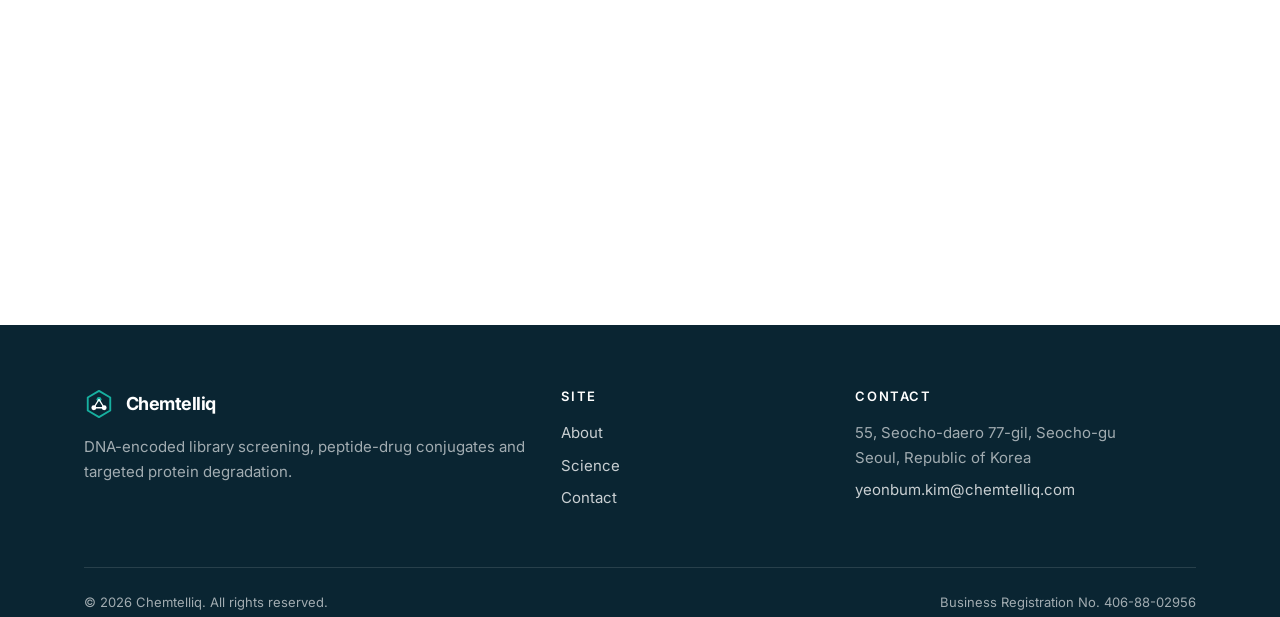
<file: about.html>
<!doctype html>
<html lang="en">
<head>
<meta charset="utf-8">
<title>Redirecting…</title>
<link rel="canonical" href="https://www.chemtelliq.com/about/">
<meta http-equiv="refresh" content="0; url=/about/">
<meta name="robots" content="noindex">
</head>
<body>
<p>This page has moved to <a href="/about/">https://www.chemtelliq.com/about/</a>.</p>
</body>
</html>
</file>
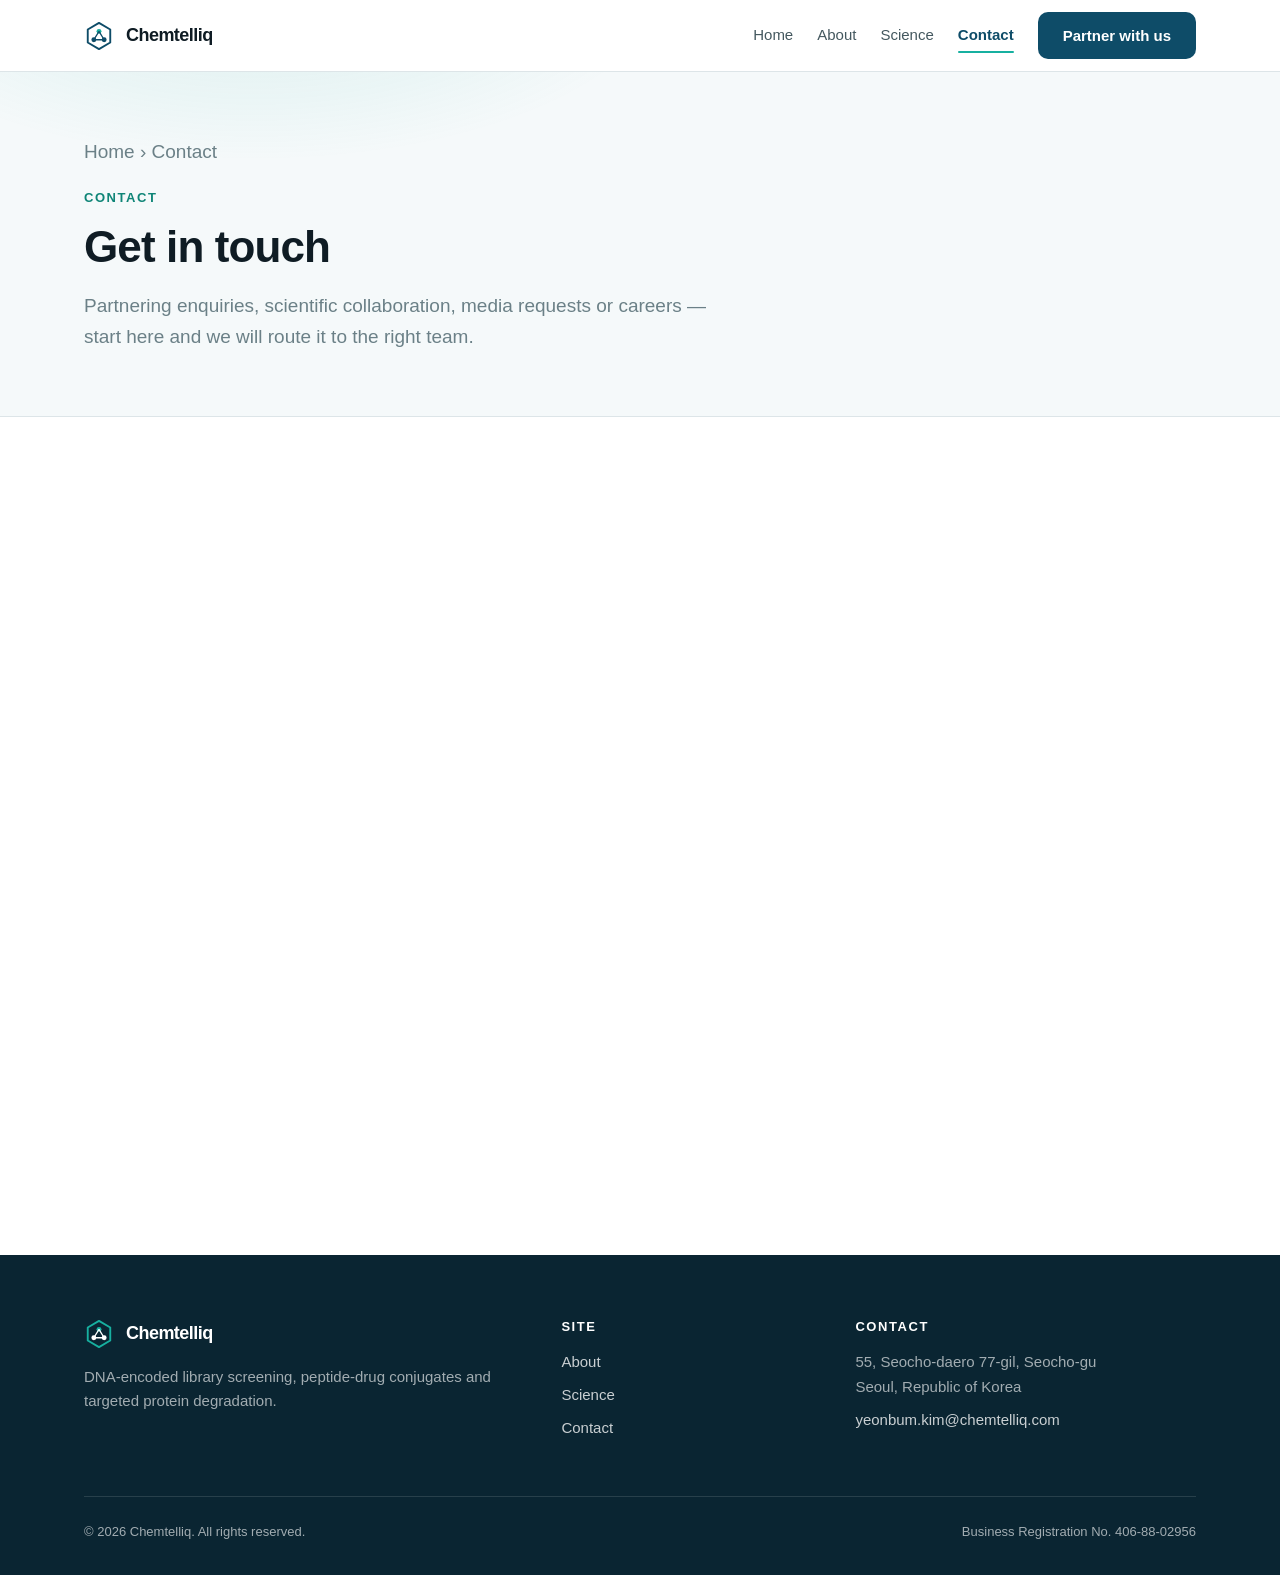
<file: contact.html>
<!doctype html>
<html lang="en">
<head>
<meta charset="utf-8">
<title>Redirecting…</title>
<link rel="canonical" href="https://www.chemtelliq.com/contact/">
<meta http-equiv="refresh" content="0; url=/contact/">
<meta name="robots" content="noindex">
</head>
<body>
<p>This page has moved to <a href="/contact/">https://www.chemtelliq.com/contact/</a>.</p>
</body>
</html>
</file>
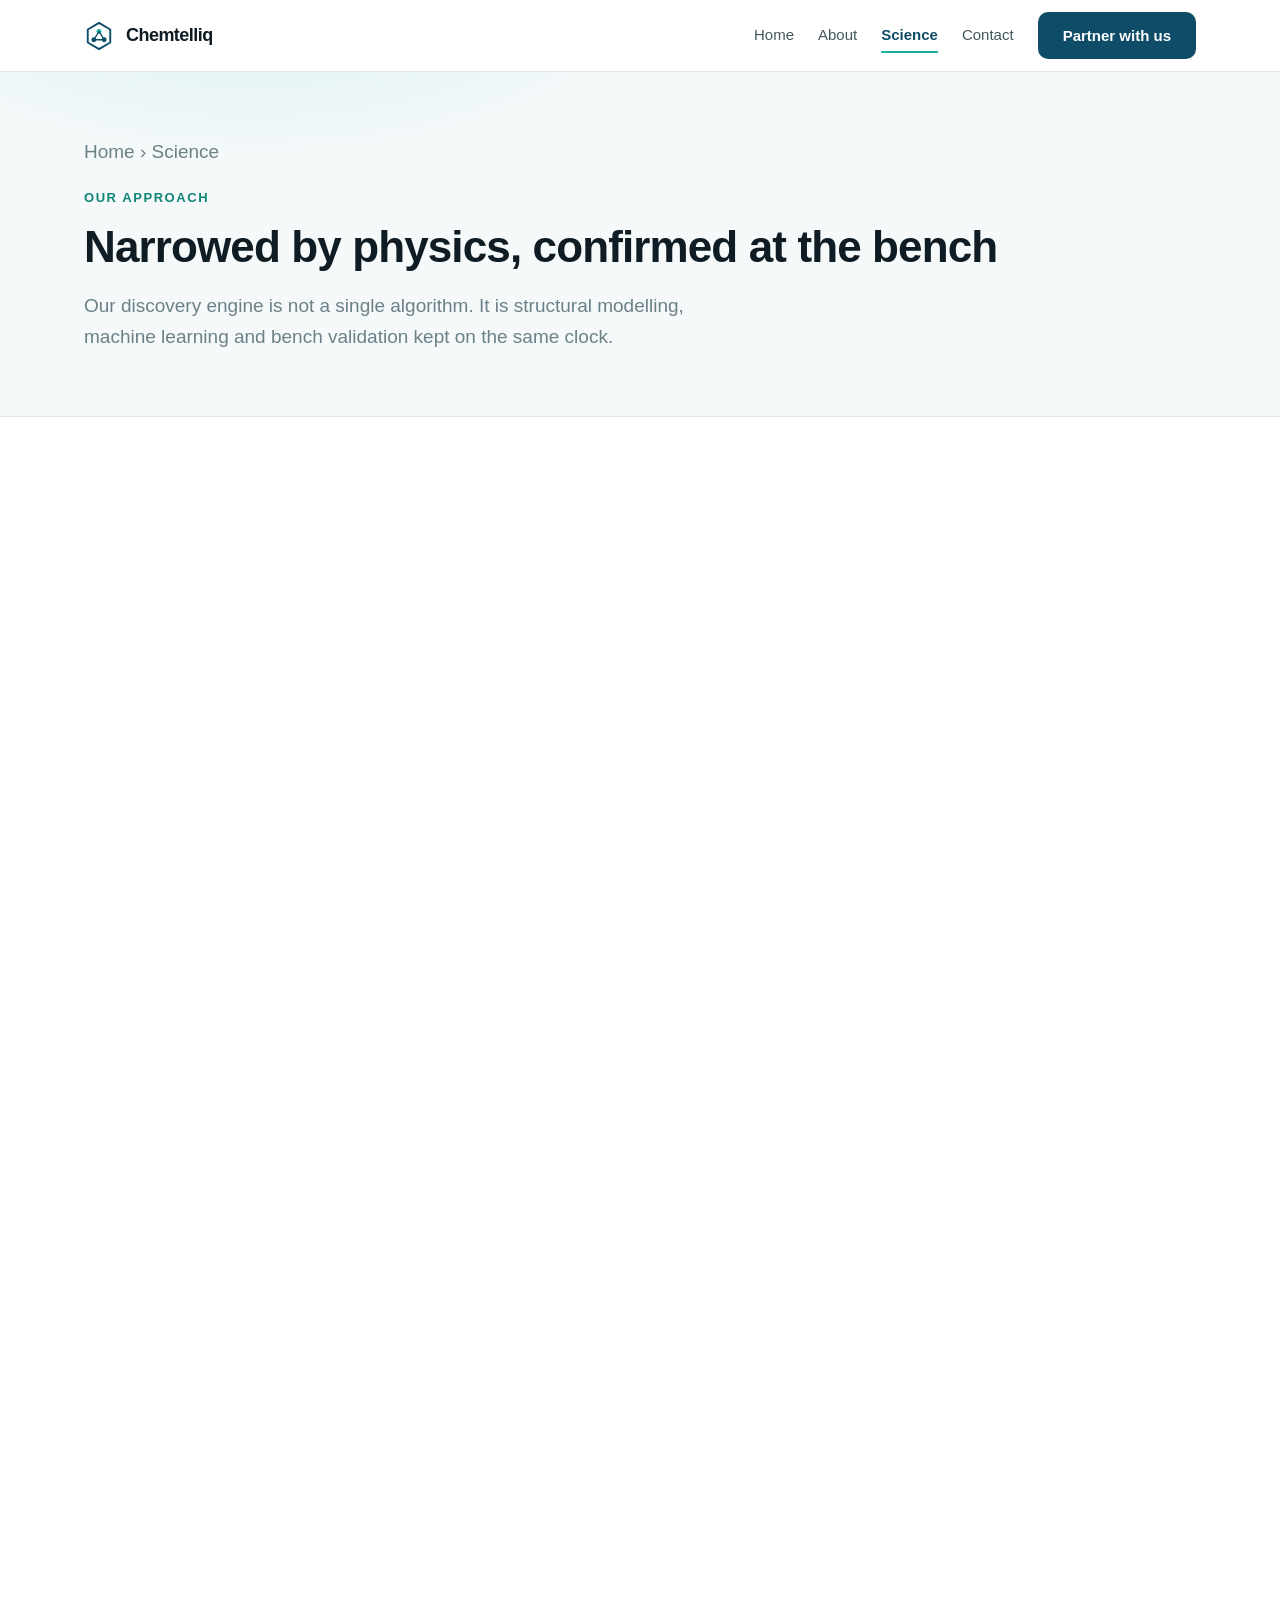
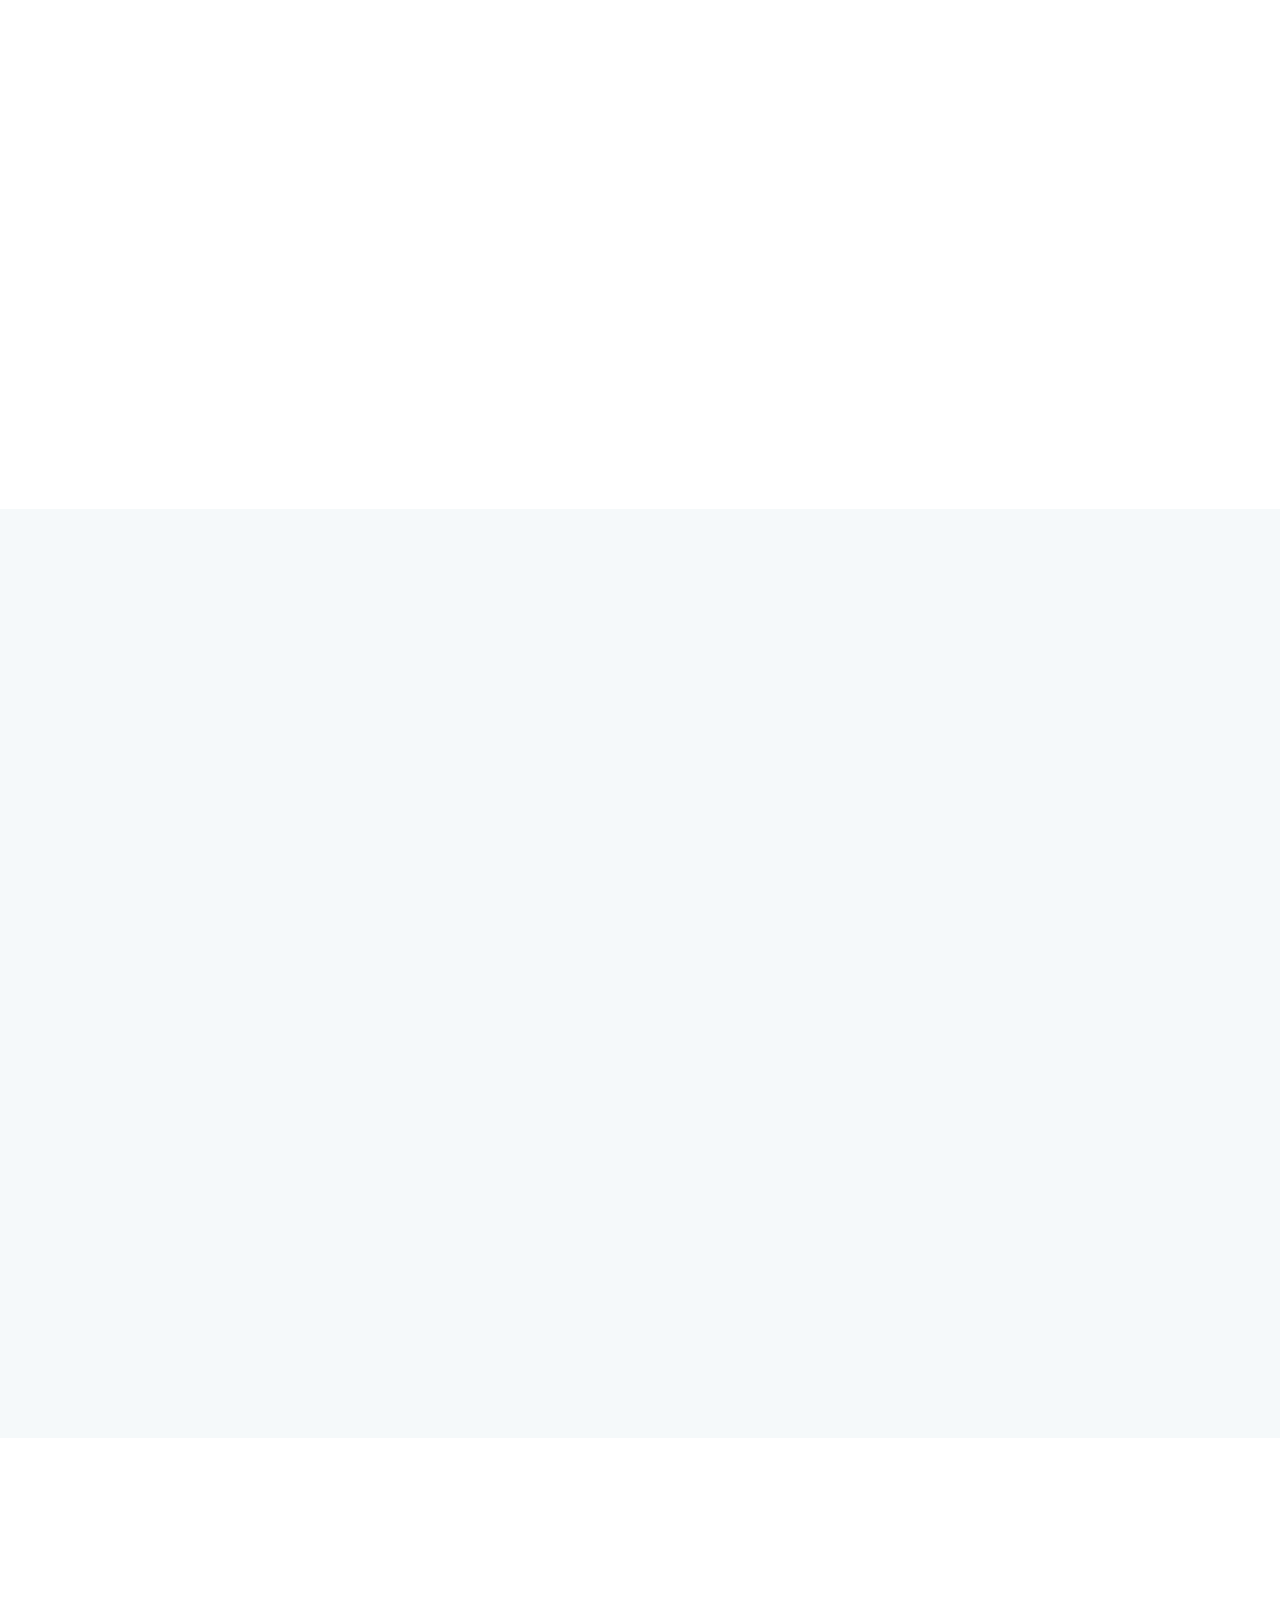
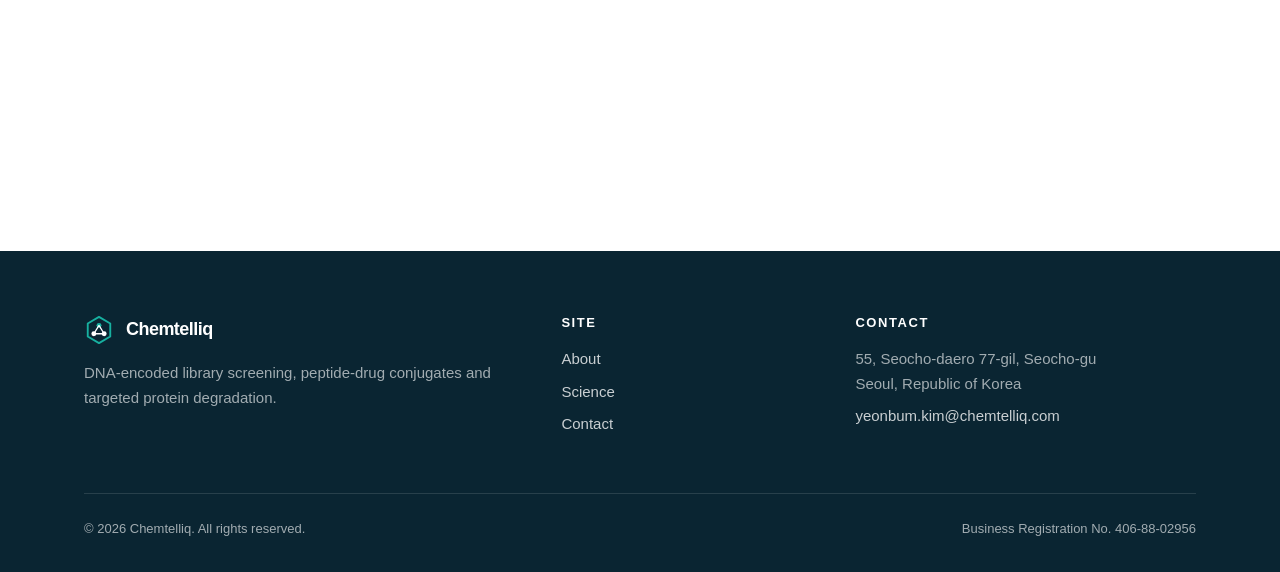
<file: science.html>
<!doctype html>
<html lang="en">
<head>
<meta charset="utf-8">
<title>Redirecting…</title>
<link rel="canonical" href="https://www.chemtelliq.com/science/">
<meta http-equiv="refresh" content="0; url=/science/">
<meta name="robots" content="noindex">
</head>
<body>
<p>This page has moved to <a href="/science/">https://www.chemtelliq.com/science/</a>.</p>
</body>
</html>
</file>
<file: assets/css/main.css>
/* ============================================================
   Chemtelliq — main.css
   Design tokens first, then base, layout, components, utilities.
   Keep component blocks self-contained so they port cleanly to
   a component framework later.
   ============================================================ */

/* ---------- Tokens ---------- */
:root {
  /* Brand */
  --c-brand:        #0e4c68;
  --c-brand-dark:   #0a374b;
  --c-brand-light:  #e6f0f4;
  --c-accent:       #17b0a0;
  --c-accent-dark:  #0f8577;

  /* Neutrals */
  --c-ink:          #0f1c24;
  --c-body:         #44585f;
  --c-muted:        #6b8087;
  --c-line:         #dde5e8;
  --c-surface:      #ffffff;
  --c-surface-alt:  #f5f9fa;
  --c-surface-deep: #0a2532;

  /* Type */
  --font-sans: "Inter", -apple-system, BlinkMacSystemFont, "Segoe UI",
               "Apple SD Gothic Neo", "Noto Sans KR", Roboto, sans-serif;

  --fs-xs:   0.8125rem;
  --fs-sm:   0.9375rem;
  --fs-base: 1.0625rem;
  --fs-lg:   1.1875rem;
  --fs-xl:   1.5rem;
  --fs-2xl:  2rem;
  --fs-3xl:  2.75rem;
  --fs-4xl:  3.5rem;

  /* Space */
  --sp-1: 0.25rem;
  --sp-2: 0.5rem;
  --sp-3: 0.75rem;
  --sp-4: 1rem;
  --sp-6: 1.5rem;
  --sp-8: 2rem;
  --sp-12: 3rem;
  --sp-16: 4rem;
  --sp-24: 6rem;

  /* Other */
  --radius:    10px;
  --radius-lg: 18px;
  --shadow-sm: 0 1px 2px rgba(15, 28, 36, .06), 0 4px 12px rgba(15, 28, 36, .04);
  --shadow-md: 0 8px 30px rgba(15, 28, 36, .09);
  --maxw:      1160px;
  --header-h:  72px;
  --ease:      cubic-bezier(.22, .61, .36, 1);
}

/* ---------- Reset / base ---------- */
*, *::before, *::after { box-sizing: border-box; }

html {
  -webkit-text-size-adjust: 100%;
  scroll-behavior: smooth;
  scroll-padding-top: calc(var(--header-h) + 16px);
}

body {
  margin: 0;
  font-family: var(--font-sans);
  font-size: var(--fs-base);
  line-height: 1.65;
  color: var(--c-body);
  background: var(--c-surface);
  -webkit-font-smoothing: antialiased;
  text-rendering: optimizeLegibility;
}

h1, h2, h3, h4 {
  margin: 0 0 var(--sp-4);
  color: var(--c-ink);
  font-weight: 600;
  line-height: 1.2;
  letter-spacing: -0.02em;
}
h1 { font-size: var(--fs-3xl); }
h2 { font-size: var(--fs-2xl); }
h3 { font-size: var(--fs-xl); }
h4 { font-size: var(--fs-lg); }

p  { margin: 0 0 var(--sp-4); }
p:last-child { margin-bottom: 0; }

a {
  color: var(--c-brand);
  text-decoration: none;
  transition: color .18s var(--ease);
}
a:hover { color: var(--c-accent-dark); }

img, svg { max-width: 100%; height: auto; display: block; }

ul, ol { margin: 0 0 var(--sp-4); padding-left: 1.25em; }
li + li { margin-top: var(--sp-2); }

hr { border: 0; border-top: 1px solid var(--c-line); margin: var(--sp-12) 0; }

:focus-visible {
  outline: 3px solid var(--c-accent);
  outline-offset: 3px;
  border-radius: 4px;
}

/* ---------- Layout ---------- */
.container {
  width: 100%;
  max-width: var(--maxw);
  margin-inline: auto;
  padding-inline: var(--sp-6);
}
.container--narrow { max-width: 780px; }

.section { padding-block: var(--sp-24); }
.section--tight { padding-block: var(--sp-16); }
.section--alt { background: var(--c-surface-alt); }
.section--dark {
  background: var(--c-surface-deep);
  color: rgba(255, 255, 255, .78);
}
.section--dark h1,
.section--dark h2,
.section--dark h3 { color: #fff; }

.grid { display: grid; gap: var(--sp-8); }
@media (min-width: 720px) {
  .grid--2 { grid-template-columns: repeat(2, 1fr); }
  .grid--3 { grid-template-columns: repeat(3, 1fr); }
}
@media (min-width: 960px) {
  .grid--4 { grid-template-columns: repeat(4, 1fr); }
}

.stack > * + * { margin-top: var(--sp-4); }

/* ---------- Skip link ---------- */
.skip-link {
  position: absolute;
  left: -9999px;
  top: 0;
  z-index: 100;
  background: var(--c-brand);
  color: #fff;
  padding: var(--sp-3) var(--sp-4);
  border-radius: 0 0 var(--radius) 0;
}
.skip-link:focus { left: 0; color: #fff; }

/* ---------- Header ---------- */
.site-header {
  position: sticky;
  top: 0;
  z-index: 50;
  height: var(--header-h);
  display: flex;
  align-items: center;
  background: rgba(255, 255, 255, .88);
  backdrop-filter: saturate(160%) blur(12px);
  border-bottom: 1px solid var(--c-line);
}
.site-header .container {
  display: flex;
  align-items: center;
  justify-content: space-between;
  gap: var(--sp-6);
}

.brand {
  display: inline-flex;
  align-items: center;
  gap: var(--sp-3);
  font-weight: 700;
  font-size: 1.125rem;
  letter-spacing: -0.03em;
  color: var(--c-ink);
}
.brand:hover { color: var(--c-ink); }
.brand__mark {
  width: 30px;
  height: 30px;
  flex: none;
}

.nav { display: flex; align-items: center; gap: var(--sp-6); }
.nav__list {
  display: flex;
  align-items: center;
  gap: var(--sp-6);
  list-style: none;
  margin: 0;
  padding: 0;
}
.nav__list li { margin: 0; }
.nav__link {
  font-size: var(--fs-sm);
  font-weight: 500;
  color: var(--c-body);
  padding-block: var(--sp-2);
  position: relative;
}
.nav__link:hover { color: var(--c-ink); }
.nav__link[aria-current="page"] { color: var(--c-brand); font-weight: 600; }
.nav__link[aria-current="page"]::after {
  content: "";
  position: absolute;
  left: 0; right: 0; bottom: -2px;
  height: 2px;
  background: var(--c-accent);
  border-radius: 2px;
}

.nav-toggle {
  display: none;
  width: 42px;
  height: 42px;
  border: 1px solid var(--c-line);
  border-radius: var(--radius);
  background: var(--c-surface);
  cursor: pointer;
  padding: 0;
  align-items: center;
  justify-content: center;
}
.nav-toggle__bars,
.nav-toggle__bars::before,
.nav-toggle__bars::after {
  display: block;
  width: 18px;
  height: 2px;
  background: var(--c-ink);
  border-radius: 2px;
  transition: transform .22s var(--ease), opacity .16s linear;
}
.nav-toggle__bars { position: relative; }
.nav-toggle__bars::before,
.nav-toggle__bars::after { content: ""; position: absolute; left: 0; }
.nav-toggle__bars::before { top: -6px; }
.nav-toggle__bars::after  { top: 6px; }
.nav-toggle[aria-expanded="true"] .nav-toggle__bars { background: transparent; }
.nav-toggle[aria-expanded="true"] .nav-toggle__bars::before { transform: translateY(6px) rotate(45deg); }
.nav-toggle[aria-expanded="true"] .nav-toggle__bars::after  { transform: translateY(-6px) rotate(-45deg); }

@media (max-width: 860px) {
  .nav-toggle { display: inline-flex; }
  /* Anchored to the header rather than the viewport: the header's
     backdrop-filter makes it a containing block, so `fixed` here would
     resolve against the header anyway — absolute is the honest version. */
  .nav {
    position: absolute;
    top: 100%;
    left: 0;
    right: 0;
    display: block;
    max-height: calc(100vh - var(--header-h));
    overflow-y: auto;
    background: var(--c-surface);
    border-bottom: 1px solid var(--c-line);
    box-shadow: var(--shadow-md);
    padding: var(--sp-4) var(--sp-6) var(--sp-8);
    transform: translateY(-8px);
    opacity: 0;
    visibility: hidden;
    transition: opacity .18s linear, transform .22s var(--ease), visibility .18s;
  }
  .nav[data-open="true"] { opacity: 1; visibility: visible; transform: none; }
  .nav__list { flex-direction: column; align-items: stretch; gap: 0; }
  .nav__list li + li { border-top: 1px solid var(--c-line); }
  .nav__link { display: block; padding: var(--sp-4) 0; font-size: var(--fs-base); }
  .nav__link[aria-current="page"]::after { display: none; }
  .nav .btn { margin-top: var(--sp-4); width: 100%; justify-content: center; }
}

/* ---------- Buttons ---------- */
.btn {
  display: inline-flex;
  align-items: center;
  gap: var(--sp-2);
  padding: var(--sp-3) var(--sp-6);
  border-radius: var(--radius);
  border: 1px solid transparent;
  font-size: var(--fs-sm);
  font-weight: 600;
  line-height: 1.4;
  cursor: pointer;
  transition: background .18s var(--ease), border-color .18s var(--ease),
              color .18s var(--ease), transform .12s var(--ease);
}
.btn:active { transform: translateY(1px); }

.btn--primary { background: var(--c-brand); color: #fff; }
.btn--primary:hover { background: var(--c-brand-dark); color: #fff; }

.btn--accent { background: var(--c-accent); color: #04302b; }
.btn--accent:hover { background: var(--c-accent-dark); color: #fff; }

.btn--ghost {
  background: transparent;
  border-color: var(--c-line);
  color: var(--c-ink);
}
.btn--ghost:hover { border-color: var(--c-brand); color: var(--c-brand); }

.btn--on-dark {
  background: transparent;
  border-color: rgba(255, 255, 255, .35);
  color: #fff;
}
.btn--on-dark:hover { background: rgba(255, 255, 255, .1); color: #fff; }

.btn-row { display: flex; flex-wrap: wrap; gap: var(--sp-3); }

/* ---------- Hero ---------- */
.hero {
  position: relative;
  overflow: hidden;
  background:
    radial-gradient(900px 480px at 12% -10%, rgba(23, 176, 160, .16), transparent 60%),
    radial-gradient(700px 420px at 88% 8%, rgba(14, 76, 104, .14), transparent 62%),
    var(--c-surface-alt);
  border-bottom: 1px solid var(--c-line);
  padding-block: var(--sp-24);
}
.hero__inner {
  display: grid;
  gap: var(--sp-12);
  align-items: center;
}
@media (min-width: 960px) {
  .hero__inner { grid-template-columns: 1.05fr .95fr; }
}
.hero h1 {
  font-size: clamp(2.25rem, 1.4rem + 3.4vw, var(--fs-4xl));
  margin-bottom: var(--sp-6);
}
.hero__lead {
  font-size: var(--fs-lg);
  color: var(--c-body);
  max-width: 46ch;
  margin-bottom: var(--sp-8);
}
.hero__visual {
  border-radius: var(--radius-lg);
  background: var(--c-surface);
  border: 1px solid var(--c-line);
  box-shadow: var(--shadow-md);
  padding: var(--sp-8);
}

/* ---- Media figure (autoplaying loop) ---- */
.media-figure {
  margin: 0;
  border-radius: var(--radius-lg);
  background: var(--c-surface);
  border: 1px solid var(--c-line);
  box-shadow: var(--shadow-md);
  overflow: hidden;
  position: relative;
}
.media-figure video {
  display: block;
  width: 100%;
  aspect-ratio: 4 / 3;
  object-fit: cover;
  background: #fff;
}
.media-figure figcaption {
  padding: var(--sp-4) var(--sp-6);
  border-top: 1px solid var(--c-line);
  font-size: var(--fs-xs);
  color: var(--c-muted);
  line-height: 1.5;
}
.media-figure figcaption strong {
  display: block;
  color: var(--c-ink);
  font-size: var(--fs-sm);
  margin-bottom: 2px;
}

/* Pause control - autoplaying media longer than 5s must be stoppable */
.media-toggle {
  position: absolute;
  top: var(--sp-3);
  right: var(--sp-3);
  width: 36px;
  height: 36px;
  display: inline-flex;
  align-items: center;
  justify-content: center;
  padding: 0;
  border: 1px solid var(--c-line);
  border-radius: 50%;
  background: rgba(255, 255, 255, .82);
  backdrop-filter: blur(6px);
  color: var(--c-ink);
  cursor: pointer;
  opacity: 0;
  transition: opacity .18s var(--ease), background .18s var(--ease);
}
.media-figure:hover .media-toggle,
.media-toggle:focus-visible { opacity: 1; }
.media-toggle:hover { background: #fff; }
.media-toggle svg { width: 14px; height: 14px; }
.media-toggle .icon-play  { display: none; }
.media-toggle[aria-pressed="true"] .icon-play  { display: block; }
.media-toggle[aria-pressed="true"] .icon-pause { display: none; }

@media (prefers-reduced-motion: reduce) {
  .media-toggle { opacity: 1; }
}

/* ---------- Eyebrow / section head ---------- */
.eyebrow {
  display: inline-block;
  font-size: var(--fs-xs);
  font-weight: 700;
  letter-spacing: .12em;
  text-transform: uppercase;
  color: var(--c-accent-dark);
  margin-bottom: var(--sp-3);
}
.section--dark .eyebrow { color: var(--c-accent); }

/* A .card keeps its light surface inside a dark section, so its own headings
   must stay ink - the blanket white-heading rule above would erase them. */
.section--dark .card h1,
.section--dark .card h2,
.section--dark .card h3,
.section--dark .card h4 { color: var(--c-ink); }
.section--dark .card p  { color: var(--c-muted); }

.section-head { max-width: 700px; margin-bottom: var(--sp-12); }
.section-head p { font-size: var(--fs-lg); color: var(--c-muted); }
.section-head--center { margin-inline: auto; text-align: center; }

/* ---------- Cards ---------- */
.card {
  background: var(--c-surface);
  border: 1px solid var(--c-line);
  border-radius: var(--radius-lg);
  padding: var(--sp-8);
  box-shadow: var(--shadow-sm);
  transition: transform .2s var(--ease), box-shadow .2s var(--ease),
              border-color .2s var(--ease);
}
.card--link:hover {
  transform: translateY(-3px);
  box-shadow: var(--shadow-md);
  border-color: var(--c-brand-light);
}
.card__icon {
  width: 44px;
  height: 44px;
  border-radius: 12px;
  background: var(--c-brand-light);
  color: var(--c-brand);
  display: inline-flex;
  align-items: center;
  justify-content: center;
  margin-bottom: var(--sp-4);
}
.card h3 { font-size: var(--fs-lg); margin-bottom: var(--sp-2); }
.card p  { font-size: var(--fs-sm); color: var(--c-muted); }

/* ---------- Stats ---------- */
.stats { display: grid; gap: var(--sp-8); }
@media (min-width: 640px) { .stats { grid-template-columns: repeat(2, 1fr); } }
@media (min-width: 900px) { .stats { grid-template-columns: repeat(4, 1fr); } }
.stat__value {
  font-size: var(--fs-3xl);
  font-weight: 700;
  letter-spacing: -0.03em;
  color: var(--c-ink);
  line-height: 1.05;
}
.section--dark .stat__value { color: #fff; }
.stat__label {
  font-size: var(--fs-sm);
  color: var(--c-muted);
  margin-top: var(--sp-2);
}
.section--dark .stat__label { color: rgba(255, 255, 255, .62); }

/* ---------- Pipeline table ---------- */
.table-wrap { overflow-x: auto; -webkit-overflow-scrolling: touch; }
.table {
  width: 100%;
  min-width: 680px;
  border-collapse: collapse;
  font-size: var(--fs-sm);
}
.table th, .table td {
  text-align: left;
  padding: var(--sp-4);
  border-bottom: 1px solid var(--c-line);
  vertical-align: middle;
}
.table thead th {
  font-size: var(--fs-xs);
  font-weight: 700;
  letter-spacing: .08em;
  text-transform: uppercase;
  color: var(--c-muted);
  border-bottom-width: 2px;
}
.table tbody tr:hover { background: var(--c-surface-alt); }
.table td:first-child { font-weight: 600; color: var(--c-ink); }

.phase {
  display: inline-block;
  height: 8px;
  border-radius: 4px;
  background: var(--c-brand-light);
  width: 100%;
  min-width: 120px;
  position: relative;
  overflow: hidden;
}
.phase::before {
  content: "";
  position: absolute;
  inset: 0 auto 0 0;
  width: var(--progress, 25%);
  background: linear-gradient(90deg, var(--c-brand), var(--c-accent));
  border-radius: 4px;
}

.tag {
  display: inline-block;
  padding: 2px 10px;
  border-radius: 999px;
  font-size: var(--fs-xs);
  font-weight: 600;
  background: var(--c-brand-light);
  color: var(--c-brand);
}
.tag--accent { background: rgba(23, 176, 160, .14); color: var(--c-accent-dark); }

/* ---------- Modality explainer rows ----------
   Labelled diagrams need width to stay legible, so each modality gets a row:
   figure on one side, the explanation on the other. */
.explainer { display: grid; gap: var(--sp-8); }

.explainer__row {
  display: grid;
  gap: var(--sp-8);
  align-items: center;
  padding-block: var(--sp-8);
  border-top: 1px solid var(--c-line);
  margin: 0;
}
.explainer__row:first-child { border-top: 0; padding-top: 0; }

@media (min-width: 880px) {
  .explainer__row { grid-template-columns: 1.35fr 1fr; gap: var(--sp-12); }
  /* Flipping the sides has to flip the track widths too, or the figure lands in
     the narrow column and renders noticeably smaller than its neighbours. */
  .explainer__row--flip { grid-template-columns: 1fr 1.35fr; }
  .explainer__row--flip .explainer__media { order: 2; }
}

.explainer__media {
  display: grid;
  gap: var(--sp-4);
  background: var(--c-surface);
  border: 1px solid var(--c-line);
  border-radius: var(--radius-lg);
  padding: var(--sp-6);
  box-shadow: var(--shadow-sm);
}
.explainer__media img { width: 100%; height: auto; display: block; }

.explainer__body h3 {
  font-size: var(--fs-xl);
  margin-bottom: var(--sp-3);
}
.explainer__body p { color: var(--c-muted); }
.explainer__body .tag { margin-bottom: var(--sp-3); }

/* ---------- Pipeline stage chart ----------
   Single series: every program sits at the same stage, so the message is carried by
   the stage axis, not by varying bar lengths. One hue, and no legend - a legend with
   a single swatch would only restate the heading. Bar #0e4c68 on white = 9.3:1. */
.pipeline-wrap { overflow-x: auto; -webkit-overflow-scrolling: touch; }

.pipeline {
  min-width: 660px;
  --label-w: 210px;
  --stages: 5;
}

.pipeline__head,
.pipeline__row {
  display: grid;
  grid-template-columns: var(--label-w) 1fr;
  align-items: center;
  gap: var(--sp-4);
}

.pipeline__axis { display: grid; grid-template-columns: repeat(var(--stages), 1fr); }
.pipeline__axis span {
  font-size: var(--fs-xs);
  font-weight: 700;
  letter-spacing: .06em;
  text-transform: uppercase;
  color: var(--c-muted);
  padding: 0 var(--sp-2) var(--sp-3);
  border-left: 1px solid var(--c-line);
  line-height: 1.3;
}
.pipeline__head { border-bottom: 2px solid var(--c-line); }

.pipeline__row { padding-block: var(--sp-4); border-bottom: 1px solid var(--c-line); }
.pipeline__row:hover { background: var(--c-surface-alt); }

.pipeline__name { line-height: 1.35; }
.pipeline__name strong {
  display: block;
  color: var(--c-ink);
  font-size: var(--fs-base);
  font-weight: 600;
}
.pipeline__name span { font-size: var(--fs-xs); color: var(--c-muted); }

/* The track is the runway still ahead; hairlines mark the stage boundaries. */
.pipeline__track {
  position: relative;
  height: 14px;
  background-image: linear-gradient(to right, var(--c-line) 1px, transparent 1px);
  background-size: calc(100% / var(--stages)) 100%;
}
.pipeline__bar {
  position: absolute;
  inset: 0 auto 0 0;
  width: calc(var(--stage, 1) * 100% / var(--stages));
  background: var(--c-brand);
  border-radius: 0 4px 4px 0;   /* square at the baseline, rounded data-end */
}

.pipeline__note { font-size: var(--fs-xs); color: var(--c-muted); margin-top: var(--sp-6); }

/* Table view - values never depend on the graphic alone */
.pipeline-table { margin-top: var(--sp-6); }
.pipeline-table summary {
  font-size: var(--fs-sm);
  font-weight: 600;
  color: var(--c-brand);
  cursor: pointer;
  padding: var(--sp-2) 0;
}
.pipeline-table summary:hover { color: var(--c-accent-dark); }
.pipeline-table[open] summary { margin-bottom: var(--sp-4); }

@media (max-width: 640px) { .pipeline { --label-w: 150px; } }

/* ---------- Page header ---------- */
.page-head {
  background:
    radial-gradient(700px 320px at 20% -30%, rgba(23, 176, 160, .14), transparent 60%),
    var(--c-surface-alt);
  border-bottom: 1px solid var(--c-line);
  padding-block: var(--sp-16);
}
.page-head p { font-size: var(--fs-lg); color: var(--c-muted); max-width: 60ch; }

.breadcrumb {
  font-size: var(--fs-sm);
  color: var(--c-muted);
  margin-bottom: var(--sp-4);
}
.breadcrumb a { color: var(--c-muted); }
.breadcrumb a:hover { color: var(--c-brand); }

/* ---------- Prose ---------- */
.prose h2 { margin-top: var(--sp-12); }
.prose h2:first-child { margin-top: 0; }
.prose h3 { margin-top: var(--sp-8); }
.prose ul { color: var(--c-body); }

/* ---------- Timeline ---------- */
.timeline { list-style: none; margin: 0; padding: 0; }
.timeline li {
  position: relative;
  padding: 0 0 var(--sp-8) var(--sp-8);
  border-left: 2px solid var(--c-line);
  margin: 0;
}
.timeline li:last-child { padding-bottom: 0; border-left-color: transparent; }
.timeline li::before {
  content: "";
  position: absolute;
  left: -7px;
  top: 6px;
  width: 12px;
  height: 12px;
  border-radius: 50%;
  background: var(--c-accent);
  border: 2px solid var(--c-surface);
}
.timeline__year {
  display: block;
  font-size: var(--fs-xs);
  font-weight: 700;
  letter-spacing: .1em;
  text-transform: uppercase;
  color: var(--c-accent-dark);
  margin-bottom: var(--sp-1);
}

/* ---------- Forms ---------- */
.form { display: grid; gap: var(--sp-5); }
.field { display: grid; gap: var(--sp-2); }
.field label {
  font-size: var(--fs-sm);
  font-weight: 600;
  color: var(--c-ink);
}
.field .req { color: #c2410c; }
.field input,
.field select,
.field textarea {
  width: 100%;
  padding: var(--sp-3) var(--sp-4);
  font: inherit;
  font-size: var(--fs-sm);
  color: var(--c-ink);
  background: var(--c-surface);
  border: 1px solid var(--c-line);
  border-radius: var(--radius);
  transition: border-color .18s var(--ease), box-shadow .18s var(--ease);
}
.field textarea { min-height: 150px; resize: vertical; }
.field input:focus,
.field select:focus,
.field textarea:focus {
  outline: none;
  border-color: var(--c-brand);
  box-shadow: 0 0 0 3px rgba(14, 76, 104, .12);
}
.field__hint { font-size: var(--fs-xs); color: var(--c-muted); }
.field--row { display: grid; gap: var(--sp-5); }
@media (min-width: 640px) { .field--row { grid-template-columns: 1fr 1fr; } }

/* Honeypot - off-screen rather than display:none, which some bots skip */
.hp {
  position: absolute;
  left: -9999px;
  width: 1px;
  height: 1px;
  overflow: hidden;
}

.form-note {
  font-size: var(--fs-xs);
  color: var(--c-muted);
}
.form-status {
  font-size: var(--fs-sm);
  padding: var(--sp-3) var(--sp-4);
  border-radius: var(--radius);
  display: none;
}
.form-status[data-state="ok"] {
  display: block;
  background: rgba(23, 176, 160, .12);
  color: var(--c-accent-dark);
}
.form-status[data-state="error"] {
  display: block;
  background: #fef2f2;
  color: #b91c1c;
}

/* ---------- CTA band ---------- */
.cta {
  background: linear-gradient(135deg, var(--c-brand-dark), var(--c-brand) 55%, var(--c-accent-dark));
  color: rgba(255, 255, 255, .85);
  border-radius: var(--radius-lg);
  padding: var(--sp-12);
  text-align: center;
}
.cta h2 { color: #fff; }
.cta p { max-width: 56ch; margin-inline: auto; margin-bottom: var(--sp-8); }
.cta .btn-row { justify-content: center; }

/* ---------- Footer ---------- */
.site-footer {
  background: var(--c-surface-deep);
  color: rgba(255, 255, 255, .62);
  font-size: var(--fs-sm);
  padding-block: var(--sp-16) var(--sp-8);
}
.site-footer a { color: rgba(255, 255, 255, .78); }
.site-footer a:hover { color: #fff; }
.site-footer h4 {
  color: #fff;
  font-size: var(--fs-xs);
  letter-spacing: .12em;
  text-transform: uppercase;
  margin-bottom: var(--sp-4);
}
.footer__grid {
  display: grid;
  gap: var(--sp-8);
  margin-bottom: var(--sp-12);
}
@media (min-width: 720px) {
  .footer__grid { grid-template-columns: 1.7fr 1fr 1.3fr; }
}
.footer__brand .brand { color: #fff; margin-bottom: var(--sp-4); }
.footer__list { list-style: none; margin: 0; padding: 0; }
.footer__list li { margin: 0 0 var(--sp-2); }
.footer__bottom {
  border-top: 1px solid rgba(255, 255, 255, .12);
  padding-top: var(--sp-6);
  display: flex;
  flex-wrap: wrap;
  gap: var(--sp-4);
  justify-content: space-between;
  font-size: var(--fs-xs);
}

/* ---------- Utilities ---------- */
.visually-hidden {
  position: absolute !important;
  width: 1px; height: 1px;
  margin: -1px; padding: 0;
  overflow: hidden;
  clip: rect(0 0 0 0);
  white-space: nowrap;
  border: 0;
}
.text-center { text-align: center; }
.mb-0 { margin-bottom: 0; }
.mt-8 { margin-top: var(--sp-8); }
.muted { color: var(--c-muted); }
.lead { font-size: var(--fs-lg); }

/* ---------- Reveal on scroll ---------- */
[data-reveal] {
  opacity: 0;
  transform: translateY(14px);
  transition: opacity .5s var(--ease), transform .5s var(--ease);
}
[data-reveal].is-visible { opacity: 1; transform: none; }

@media (prefers-reduced-motion: reduce) {
  html { scroll-behavior: auto; }
  *, *::before, *::after {
    animation-duration: .001ms !important;
    transition-duration: .001ms !important;
  }
  [data-reveal] { opacity: 1; transform: none; }
}

/* ---------- Print ---------- */
@media print {
  .site-header, .site-footer, .nav-toggle, .cta { display: none; }
  body { color: #000; }
}
</file>
